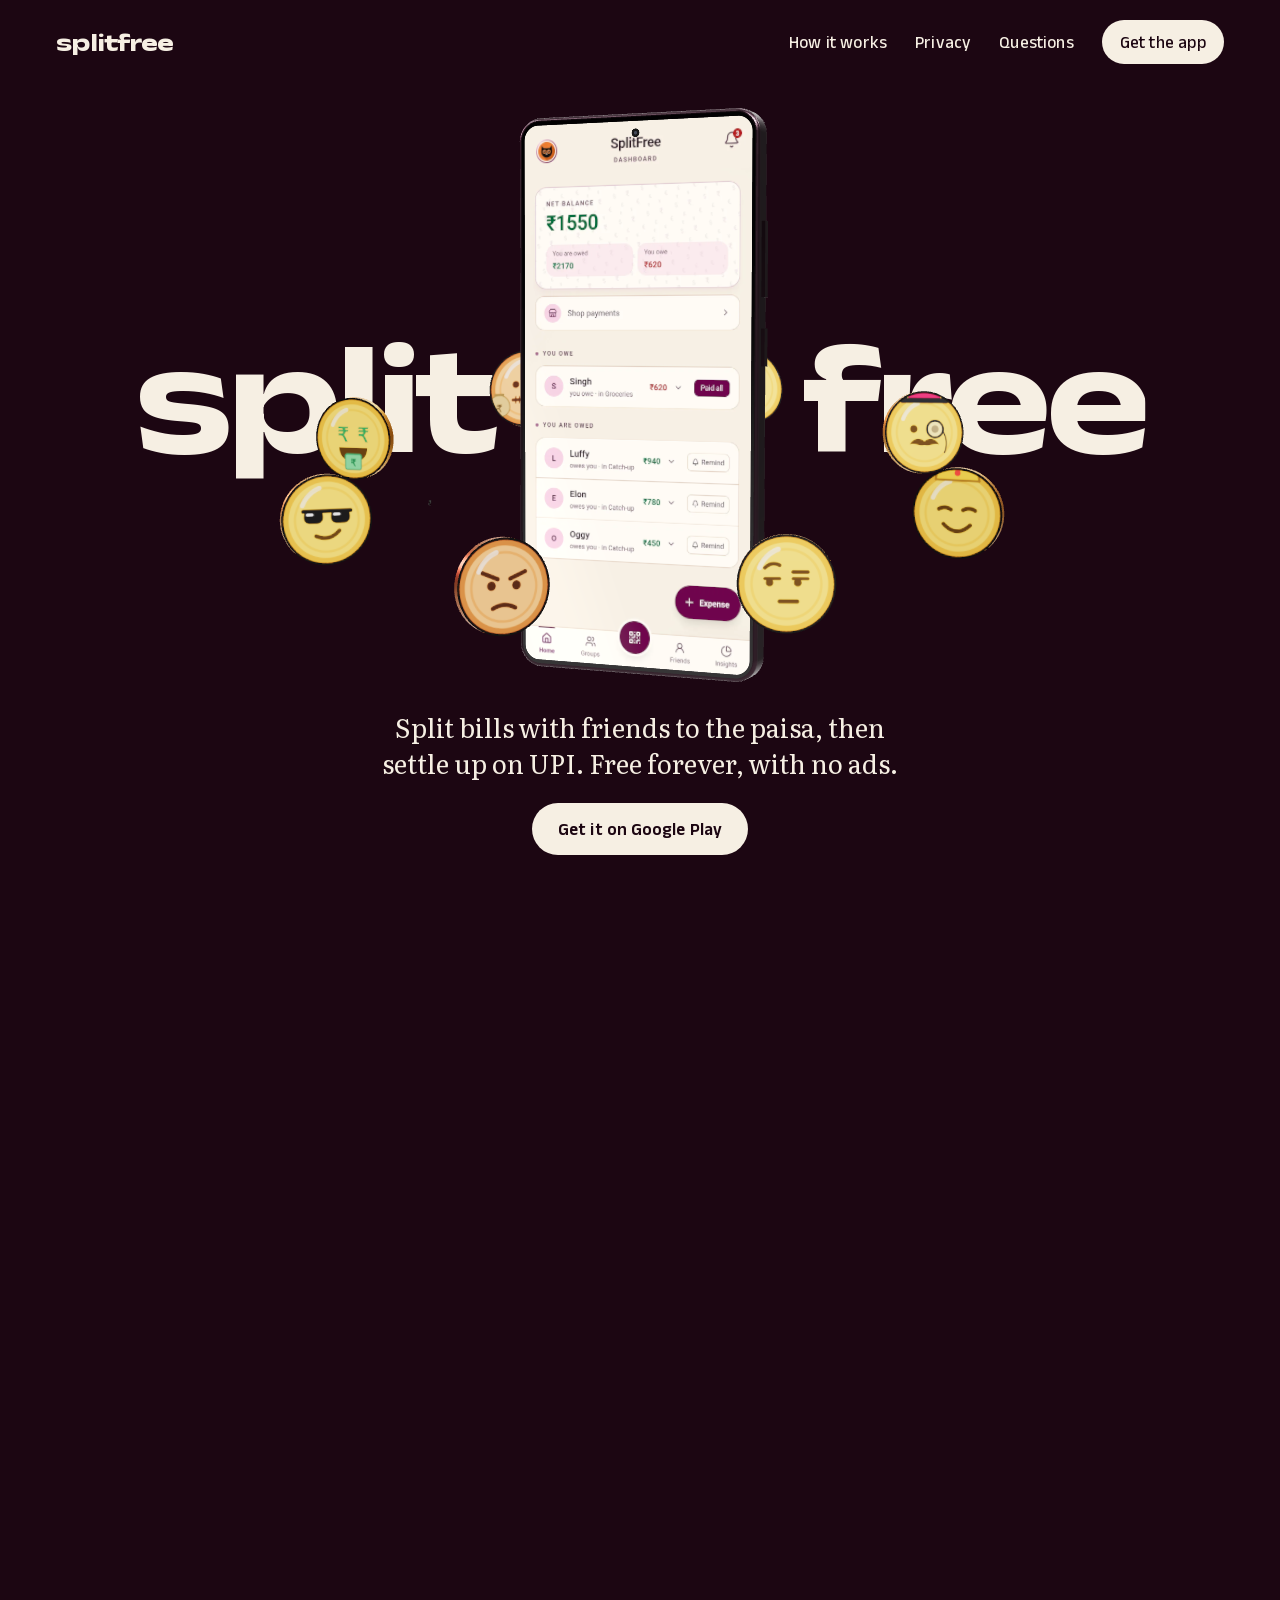
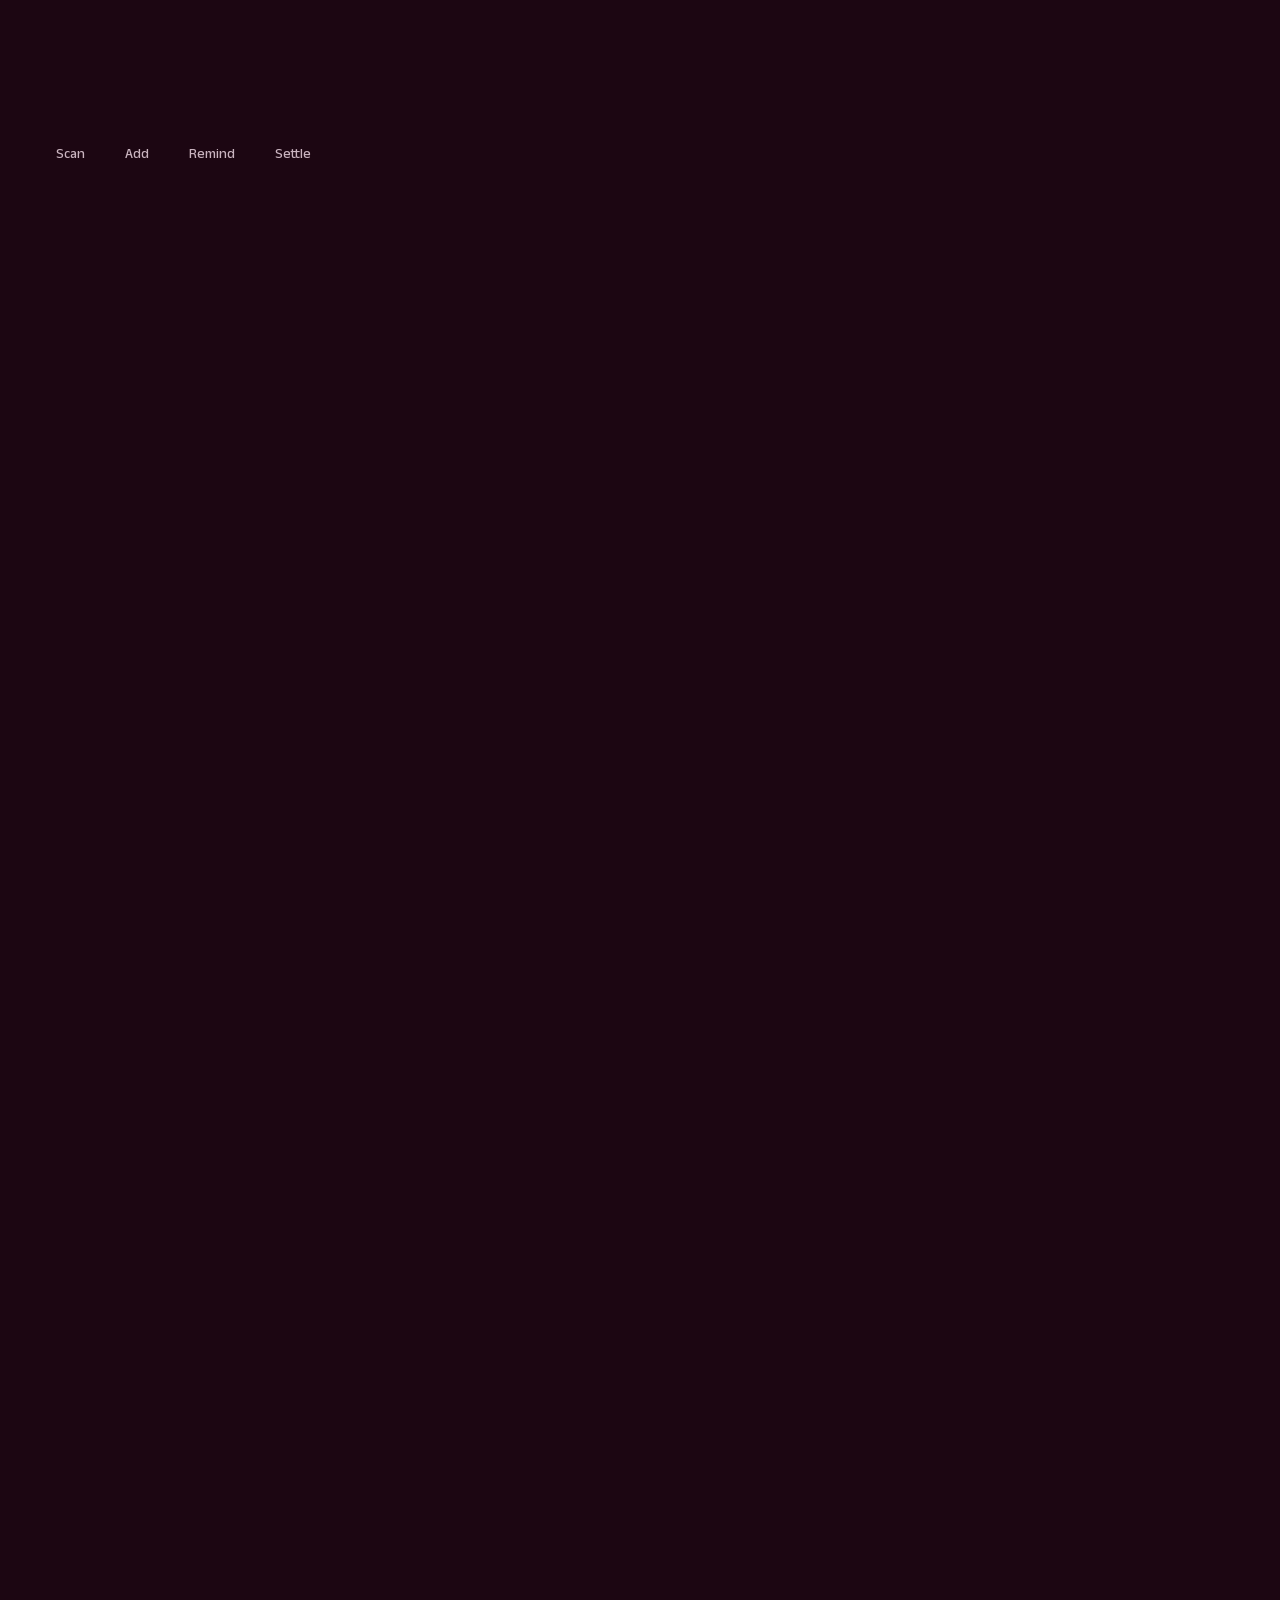
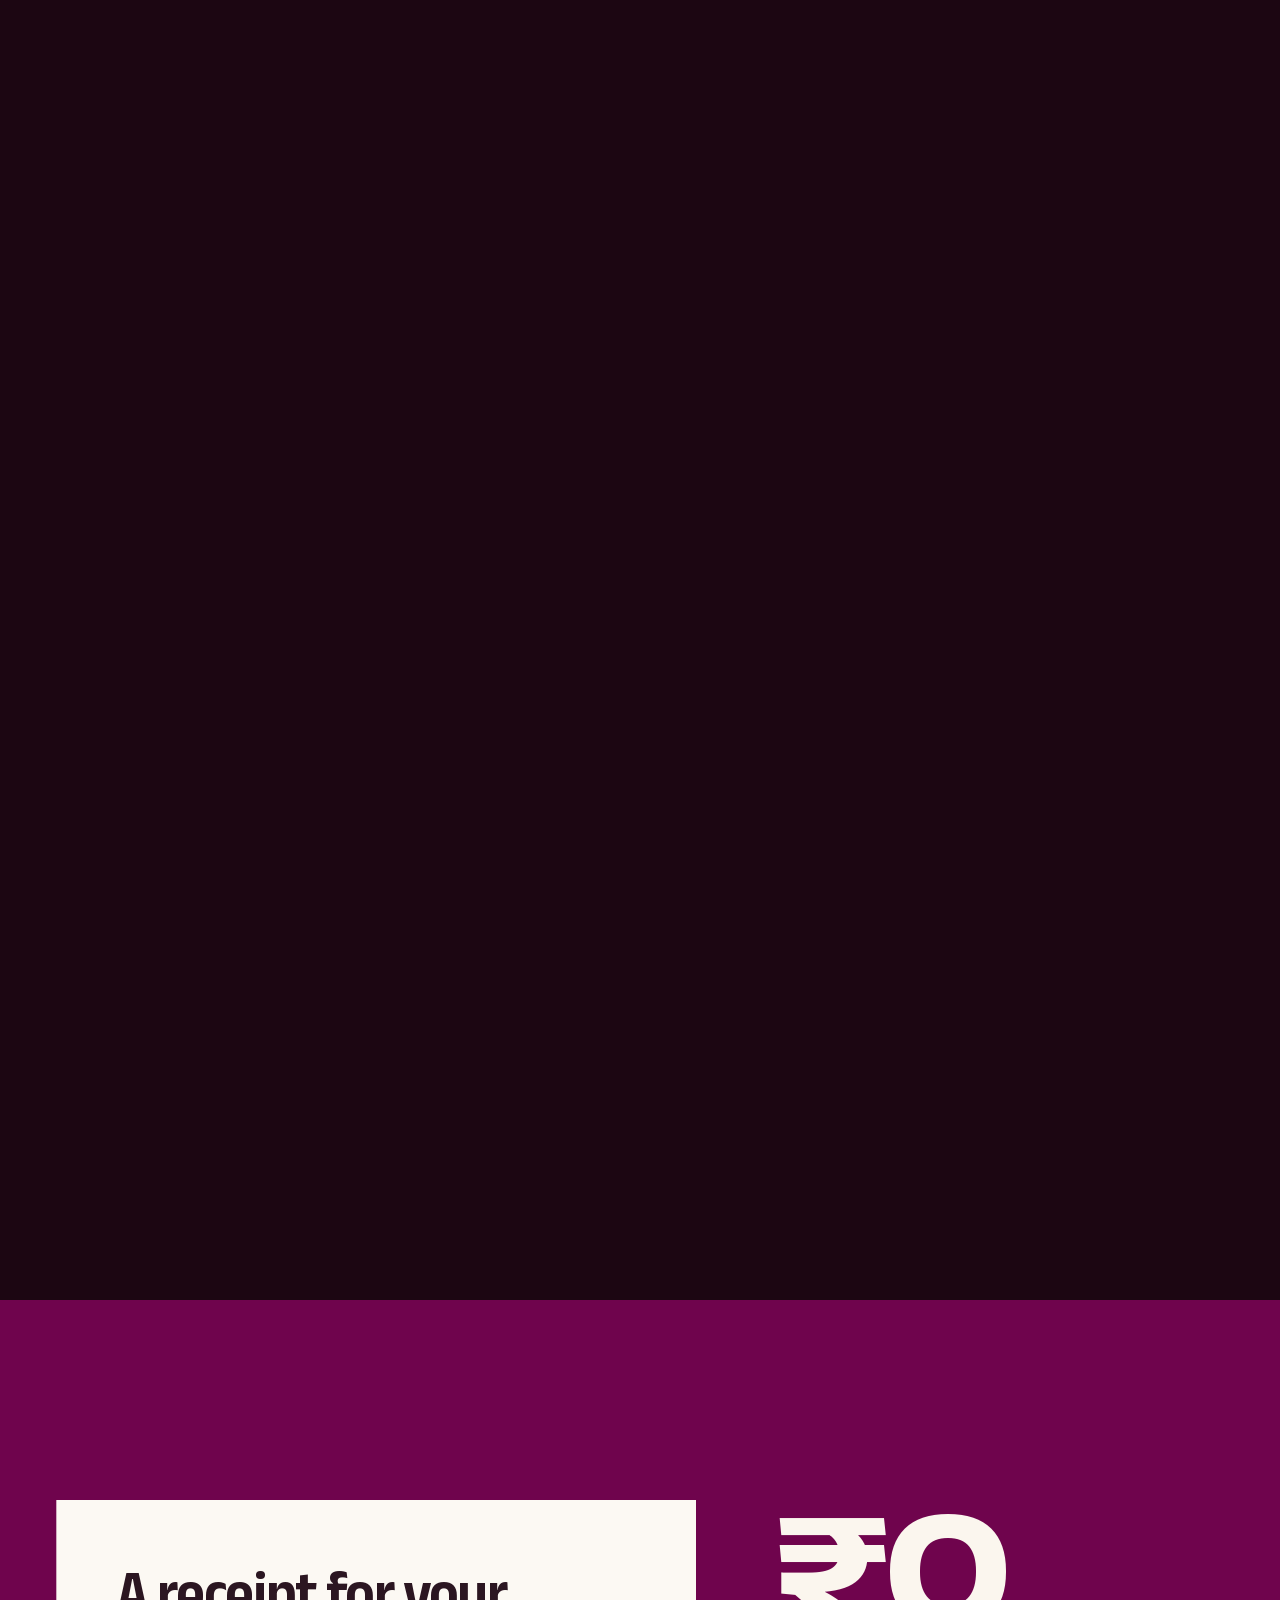
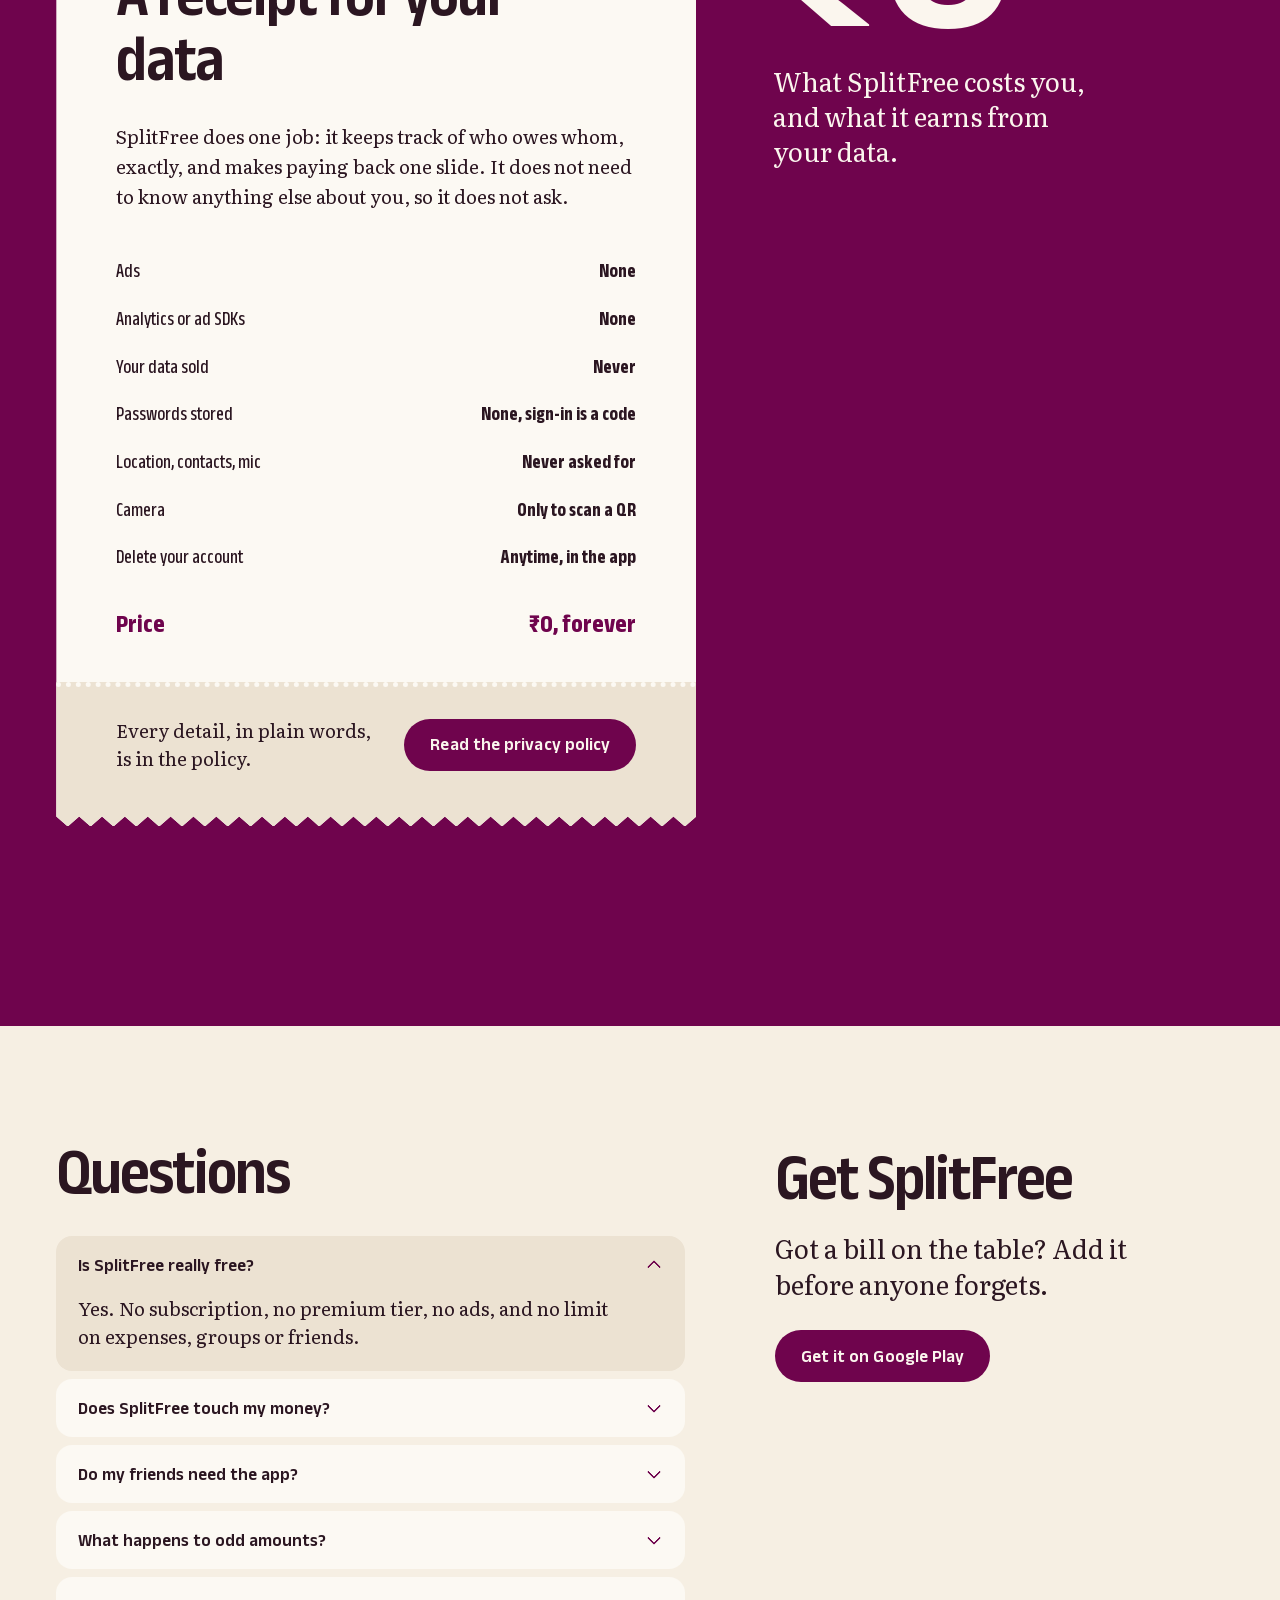
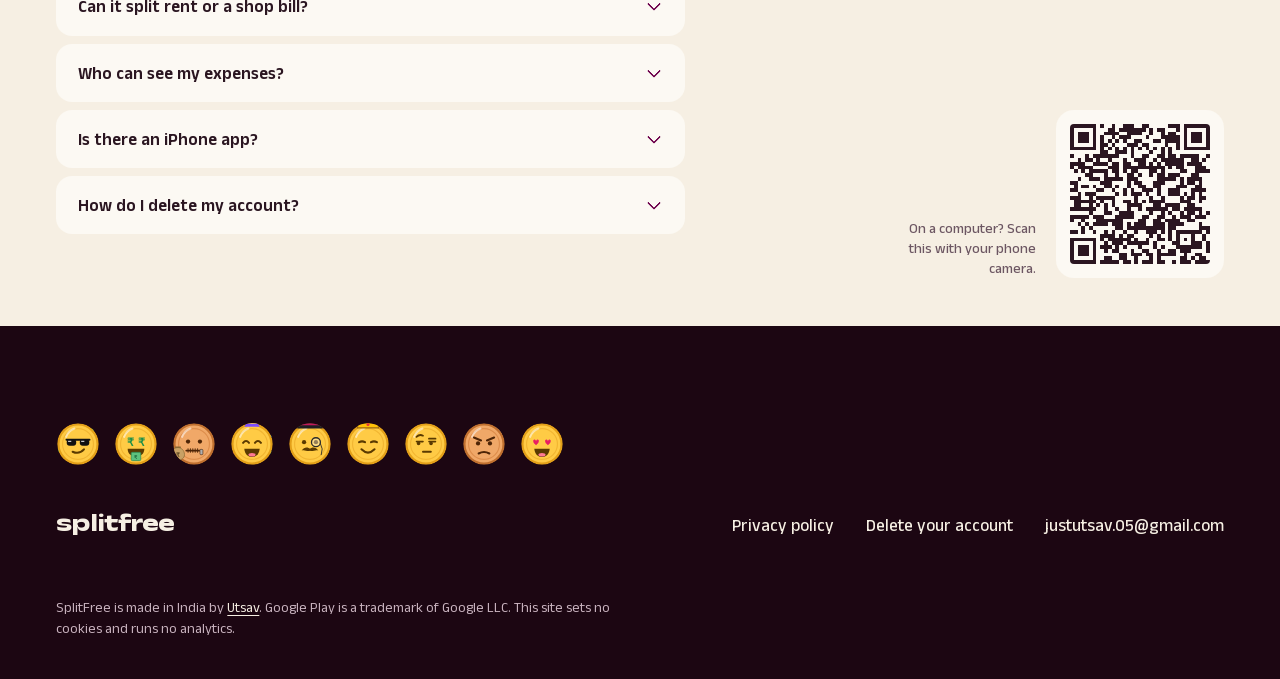
<file: index.html>
<!doctype html>
<html lang="en-IN">
<head>
<meta charset="utf-8">
<meta name="viewport" content="width=device-width, initial-scale=1, viewport-fit=cover">
<title>SplitFree: split bills, settle on UPI</title>
<meta name="description" content="SplitFree is a free Android app for splitting bills with friends to the paisa, reminding them, splitting shop payments and settling up on UPI. No ads, no tracking.">
<meta name="theme-color" content="#1c0612">
<meta name="robots" content="index, follow, max-image-preview:large, max-snippet:-1">
<link rel="canonical" href="https://splitfree.justutsav.com/">
<meta property="og:type" content="website">
<meta property="og:url" content="https://splitfree.justutsav.com/">
<meta property="og:title" content="SplitFree: split bills, settle on UPI">
<meta property="og:description" content="Split bills with friends to the paisa, then settle up on UPI. Free forever, with no ads.">
<meta property="og:image" content="https://splitfree.justutsav.com/assets/img/og.png">
<meta property="og:image:width" content="1200">
<meta property="og:image:height" content="630">
<meta property="og:image:alt" content="SplitFree: split bills with friends, settle up on UPI">
<meta property="og:site_name" content="SplitFree">
<meta property="og:locale" content="en_IN">
<meta name="twitter:card" content="summary_large_image">
<meta name="twitter:title" content="SplitFree: split bills, settle on UPI">
<meta name="twitter:description" content="Split bills with friends to the paisa, then settle up on UPI. Free forever, with no ads.">
<meta name="twitter:image" content="https://splitfree.justutsav.com/assets/img/og.png">
<link rel="icon" href="/assets/img/icon-192.png" type="image/png">
<link rel="apple-touch-icon" href="/assets/img/icon-180.png">
<link rel="preload" href="/assets/fonts/anek-latin.woff2" as="font" type="font/woff2" crossorigin>
<link rel="preload" href="/assets/fonts/literata.woff2" as="font" type="font/woff2" crossorigin>
<link rel="stylesheet" href="/assets/css/fonts.css">
<link rel="stylesheet" href="/assets/css/site.css">
<script src="/assets/js/boot.js"></script>
<link rel="modulepreload" href="/assets/js/stage.js">
<link rel="modulepreload" href="/assets/vendor/three.module.min.js">
<link rel="modulepreload" href="/assets/vendor/RoomEnvironment.js">
<script type="application/ld+json">
{"@context":"https://schema.org","@graph":[{"@type":"WebSite","@id":"https://splitfree.justutsav.com/#site","url":"https://splitfree.justutsav.com/","name":"SplitFree","inLanguage":"en-IN","publisher":{"@id":"https://splitfree.justutsav.com/#maker"}},{"@type":"Person","@id":"https://splitfree.justutsav.com/#maker","name":"Utsav","url":"https://justutsav.com"},{"@type":"MobileApplication","@id":"https://splitfree.justutsav.com/#app","name":"SplitFree","url":"https://splitfree.justutsav.com/","description":"A free Android app for splitting bills with friends and groups to the paisa, reminding them what they owe, splitting shop payments made by scanning a UPI QR, and settling up through your own UPI app. No ads and no subscription.","operatingSystem":"Android","applicationCategory":"FinanceApplication","applicationSubCategory":"Bill splitting","inLanguage":"en-IN","countriesSupported":"IN","image":"https://splitfree.justutsav.com/assets/img/icon-192.png","screenshot":"https://splitfree.justutsav.com/assets/shots/home.webp","featureList":["Split expenses with friends or groups, to the paisa","Scan a shop's UPI QR, pay in your UPI app, then split it","One-tap reminders with the exact amount owed","Settle up through your own UPI app","Rent and EMIs added every month by themselves","No ads, no subscription, no limits"],"offers":{"@type":"Offer","price":"0","priceCurrency":"INR"},"installUrl":"https://play.google.com/store/apps/details?id=app.splitfree.client","downloadUrl":"https://play.google.com/store/apps/details?id=app.splitfree.client","author":{"@id":"https://splitfree.justutsav.com/#maker"},"privacyPolicy":"https://splitfree.justutsav.com/privacy"},{"@type":"FAQPage","@id":"https://splitfree.justutsav.com/#faq","url":"https://splitfree.justutsav.com/#get","mainEntity":[{"@type":"Question","name":"Is SplitFree really free?","acceptedAnswer":{"@type":"Answer","text":"Yes. No subscription, no premium tier, no ads, and no limit on expenses, groups or friends."}},{"@type":"Question","name":"Does SplitFree touch my money?","acceptedAnswer":{"@type":"Answer","text":"No. It keeps track of who owes whom. Paying happens in your own UPI app, from your bank to theirs. SplitFree never sees your bank account, balance or PIN."}},{"@type":"Question","name":"Do my friends need the app?","acceptedAnswer":{"@type":"Answer","text":"To see what they owe and pay you back in a tap, yes. You can add them by name first and invite them later with a link or a QR code."}},{"@type":"Question","name":"What happens to odd amounts?","acceptedAnswer":{"@type":"Answer","text":"Shares are worked out in paise, so they always add up to the bill. ₹100 split three ways is ₹33.34, ₹33.33 and ₹33.33."}},{"@type":"Question","name":"Can it split rent or a shop bill?","acceptedAnswer":{"@type":"Answer","text":"Yes. Set rent or an EMI once and it is added every month. Pay a shop by scanning its UPI QR, then split it or keep it as yours."}},{"@type":"Question","name":"Who can see my expenses?","acceptedAnswer":{"@type":"Answer","text":"Only the people in them. In a group you see the expenses you are part of, and the balances still count everything."}},{"@type":"Question","name":"Is there an iPhone app?","acceptedAnswer":{"@type":"Answer","text":"Not yet. SplitFree is on Android, through Google Play."}},{"@type":"Question","name":"How do I delete my account?","acceptedAnswer":{"@type":"Answer","text":"Account, then Settings, then Delete account, once your balances are settled. The privacy policy lists exactly what is removed."}}]}]}
</script>
</head>
<body>
<a class="skip" href="#main">Skip to content</a>

<!-- The opening, as the app opens: "SplitFree" written on paper in plum, from
     the app's own wordmark outlines. Then a coin turns over and the site is
     on the other side of it. -->
<div class="loader" id="loader" aria-hidden="true">
  <div class="loader-sheet">
  <div class="loader-paper"></div>
  <div class="loader-word">
    <svg class="loader-mark" viewBox="2.9 -75.1 423.8 96.2" role="img" aria-label="SplitFree"><path style="--i:0" pathLength="1" d="M6.7 -6.9Q4.0 -9.3 4.0 -12.2Q4.0 -14.5 5.7 -16.2Q7.4 -18.0 9.8 -18.0Q11.7 -18.0 13.2 -16.8Q17.2 -13.5 21.0 -12.0Q24.8 -10.5 30.0 -10.5Q35.6 -10.5 39.7 -13.0Q43.7 -15.5 43.7 -19.2Q43.7 -23.7 39.7 -26.2Q35.7 -28.8 27.0 -30.1Q5.1 -33.3 5.1 -50.5Q5.1 -56.8 8.4 -61.5Q11.7 -66.1 17.4 -68.6Q23.1 -71.0 30.1 -71.0Q36.4 -71.0 42.0 -69.1Q47.5 -67.2 51.2 -64.1Q54.1 -61.8 54.1 -58.8Q54.1 -56.5 52.4 -54.8Q50.7 -53.0 48.4 -53.0Q46.9 -53.0 45.7 -53.9Q43.1 -56.0 38.5 -57.8Q33.8 -59.5 30.1 -59.5Q23.8 -59.5 20.4 -57.2Q16.9 -54.8 16.9 -51.0Q16.9 -46.7 20.5 -44.5Q24.0 -42.3 31.6 -40.9Q40.2 -39.4 45.4 -37.1Q50.5 -34.7 53.1 -30.7Q55.7 -26.6 55.7 -19.9Q55.7 -13.6 52.2 -8.9Q48.6 -4.1 42.7 -1.6Q36.8 1.0 30.0 1.0Q22.8 1.0 17.2 -0.8Q11.6 -2.6 6.7 -6.9Z"/><path style="--i:1" pathLength="1" d="M118.5 -26.8Q118.5 -18.8 115.3 -12.5Q112.1 -6.1 106.6 -2.6Q101.0 1.0 94.3 1.0Q89.5 1.0 85.2 -1.0Q81.0 -2.9 78.2 -5.7V13.9Q78.2 16.5 76.5 18.2Q74.8 20.0 72.2 20.0Q69.6 20.0 67.9 18.3Q66.2 16.6 66.2 13.9V-47.4Q66.2 -50.0 67.9 -51.8Q69.6 -53.5 72.2 -53.5Q74.8 -53.5 76.5 -51.8Q78.2 -50.0 78.2 -47.4V-47.0Q80.6 -50.0 84.9 -52.2Q89.2 -54.5 93.9 -54.5Q100.8 -54.5 106.4 -51.0Q112.0 -47.4 115.2 -41.1Q118.5 -34.8 118.5 -26.8ZM107.0 -26.8Q107.0 -34.0 103.0 -38.8Q98.9 -43.5 92.4 -43.5Q85.9 -43.5 81.8 -38.8Q77.7 -34.0 77.7 -26.8Q77.7 -19.6 81.8 -14.8Q85.9 -10.0 92.4 -10.0Q98.8 -10.0 102.9 -14.8Q107.0 -19.6 107.0 -26.8Z"/><path style="--i:2" pathLength="1" d="M135.4 0.0Q132.9 0.0 131.2 -1.8Q129.5 -3.5 129.5 -6.1V-67.9Q129.5 -70.5 131.2 -72.2Q133.0 -74.0 135.6 -74.0Q138.1 -74.0 139.8 -72.2Q141.5 -70.5 141.5 -67.9V-6.1Q141.5 -3.5 139.8 -1.8Q138.0 0.0 135.4 0.0Z"/><path style="--i:3" pathLength="1" d="M160.8 0.0Q158.2 0.0 156.5 -1.8Q154.8 -3.5 154.8 -6.1V-47.4Q154.8 -50.0 156.5 -51.8Q158.2 -53.5 160.8 -53.5Q163.4 -53.5 165.1 -51.8Q166.8 -50.0 166.8 -47.4V-6.1Q166.8 -3.5 165.1 -1.8Q163.4 0.0 160.8 0.0ZM154.5 -65.0V-66.9Q154.5 -69.7 156.0 -70.8Q157.5 -71.9 160.8 -71.9Q164.3 -71.9 165.7 -70.8Q167.1 -69.7 167.1 -66.9V-65.0Q167.1 -62.1 165.6 -61.0Q164.2 -60.0 160.7 -60.0Q157.3 -60.0 155.9 -61.1Q154.5 -62.2 154.5 -65.0Z"/><path style="--i:4" pathLength="1" d="M208.6 -6.4Q208.6 -3.7 205.6 -1.9Q202.7 0.0 199.0 0.0Q192.8 0.0 188.6 -2.7Q184.3 -5.3 184.3 -13.9V-41.5H179.7Q177.3 -41.5 175.7 -43.1Q174.1 -44.7 174.1 -47.1Q174.1 -49.4 175.7 -51.0Q177.3 -52.5 179.7 -52.5H184.3V-58.9Q184.3 -61.5 186.0 -63.2Q187.8 -65.0 190.4 -65.0Q192.9 -65.0 194.6 -63.2Q196.3 -61.5 196.3 -58.9V-52.5H203.4Q205.8 -52.5 207.4 -50.9Q209.0 -49.3 209.0 -46.9Q209.0 -44.6 207.4 -43.0Q205.8 -41.5 203.4 -41.5H196.3V-14.4Q196.3 -12.3 197.4 -11.4Q198.5 -10.4 200.4 -10.4Q201.2 -10.4 202.6 -10.8Q203.8 -11.3 204.9 -11.3Q206.3 -11.3 207.4 -9.9Q208.6 -8.6 208.6 -6.4Z"/><path style="--i:5" pathLength="1" d="M233.5 -58.5V-40.9H255.1Q257.7 -40.9 259.4 -39.2Q261.2 -37.6 261.2 -35.0Q261.2 -32.8 259.4 -31.1Q257.7 -29.4 255.1 -29.4H233.5V-6.1Q233.5 -3.5 231.7 -1.8Q229.8 0.0 227.3 0.0Q224.5 0.0 222.8 -1.7Q221.0 -3.4 221.0 -6.1V-63.9Q221.0 -66.5 222.8 -68.2Q224.5 -70.0 227.1 -70.0H259.6Q262.2 -70.0 263.9 -68.3Q265.7 -66.7 265.7 -64.1Q265.7 -61.9 263.9 -60.2Q262.2 -58.5 259.6 -58.5Z"/><path style="--i:6" pathLength="1" d="M311.1 -48.8Q311.1 -45.7 309.5 -44.2Q307.9 -42.6 305.7 -42.6Q304.2 -42.6 302.3 -43.3Q302.0 -43.4 300.9 -43.7Q299.9 -44.0 298.7 -44.0Q296.1 -44.0 293.7 -42.4Q291.3 -40.8 289.8 -37.6Q288.2 -34.3 288.2 -29.8V-6.1Q288.2 -3.5 286.5 -1.8Q284.8 0.0 282.2 0.0Q279.6 0.0 277.9 -1.8Q276.2 -3.5 276.2 -6.1V-47.4Q276.2 -50.0 277.9 -51.8Q279.6 -53.5 282.2 -53.5Q284.8 -53.5 286.5 -51.8Q288.2 -50.0 288.2 -47.4V-46.1Q290.5 -50.2 294.8 -52.4Q299.1 -54.5 304.0 -54.5Q307.0 -54.5 309.1 -52.8Q311.1 -51.1 311.1 -48.8Z"/><path style="--i:7" pathLength="1" d="M361.5 -22.6H328.5Q329.7 -16.7 334.0 -13.3Q338.3 -10.0 343.7 -10.0Q347.8 -10.0 350.1 -10.8Q352.4 -11.5 353.8 -12.4Q355.1 -13.2 355.6 -13.5Q357.4 -14.4 359.0 -14.4Q361.1 -14.4 362.6 -12.9Q364.1 -11.4 364.1 -9.4Q364.1 -6.7 361.3 -4.5Q358.5 -2.2 353.8 -0.6Q349.1 1.0 344.3 1.0Q335.9 1.0 329.7 -2.5Q323.4 -6.0 320.0 -12.2Q316.6 -18.3 316.6 -26.0Q316.6 -34.6 320.2 -41.1Q323.8 -47.6 329.7 -51.0Q335.6 -54.5 342.3 -54.5Q348.9 -54.5 354.8 -50.9Q360.6 -47.3 364.1 -41.2Q367.6 -35.1 367.6 -28.0Q367.5 -25.6 365.7 -24.1Q363.9 -22.6 361.5 -22.6ZM328.6 -32.6H354.8V-33.3Q354.4 -37.5 350.7 -40.5Q347.0 -43.5 342.3 -43.5Q330.7 -43.5 328.6 -32.6Z"/><path style="--i:8" pathLength="1" d="M419.5 -22.6H386.5Q387.7 -16.7 392.0 -13.3Q396.3 -10.0 401.7 -10.0Q405.8 -10.0 408.1 -10.8Q410.4 -11.5 411.8 -12.4Q413.1 -13.2 413.6 -13.5Q415.4 -14.4 417.0 -14.4Q419.1 -14.4 420.6 -12.9Q422.1 -11.4 422.1 -9.4Q422.1 -6.7 419.3 -4.5Q416.5 -2.2 411.8 -0.6Q407.1 1.0 402.3 1.0Q393.9 1.0 387.7 -2.5Q381.4 -6.0 378.0 -12.2Q374.6 -18.3 374.6 -26.0Q374.6 -34.6 378.2 -41.1Q381.8 -47.6 387.7 -51.0Q393.6 -54.5 400.3 -54.5Q406.9 -54.5 412.8 -50.9Q418.6 -47.3 422.1 -41.2Q425.6 -35.1 425.6 -28.0Q425.5 -25.6 423.7 -24.1Q421.9 -22.6 419.5 -22.6ZM386.6 -32.6H412.8V-33.3Q412.4 -37.5 408.7 -40.5Q405.0 -43.5 400.3 -43.5Q388.7 -43.5 386.6 -32.6Z"/></svg>
    <p class="loader-tag">Split bills, stay friends</p>
  </div>
  <div class="loader-waves"><i style="--n:0"></i><i style="--n:1"></i><i style="--n:2"></i></div>
  </div>
  <div class="loader-coin" id="loader-coin">
    <div class="coin-trail"><i></i><i></i><i></i></div>
    <div class="coin3d">
      <img class="coin3d-face" src="/assets/coins/settle-king-face.svg" width="160" height="160" alt="" draggable="false">
      <img class="coin3d-face coin3d-back" src="/assets/img/icon-192.png" width="160" height="160" alt="" draggable="false">
      <div class="coin3d-face coin3d-ring"></div>
      <div class="coin3d-edge"><i style="--a:0.00deg"></i><i style="--a:10.00deg"></i><i style="--a:20.00deg"></i><i style="--a:30.00deg"></i><i style="--a:40.00deg"></i><i style="--a:50.00deg"></i><i style="--a:60.00deg"></i><i style="--a:70.00deg"></i><i style="--a:80.00deg"></i><i style="--a:90.00deg"></i><i style="--a:100.00deg"></i><i style="--a:110.00deg"></i><i style="--a:120.00deg"></i><i style="--a:130.00deg"></i><i style="--a:140.00deg"></i><i style="--a:150.00deg"></i><i style="--a:160.00deg"></i><i style="--a:170.00deg"></i><i style="--a:180.00deg"></i><i style="--a:190.00deg"></i><i style="--a:200.00deg"></i><i style="--a:210.00deg"></i><i style="--a:220.00deg"></i><i style="--a:230.00deg"></i><i style="--a:240.00deg"></i><i style="--a:250.00deg"></i><i style="--a:260.00deg"></i><i style="--a:270.00deg"></i><i style="--a:280.00deg"></i><i style="--a:290.00deg"></i><i style="--a:300.00deg"></i><i style="--a:310.00deg"></i><i style="--a:320.00deg"></i><i style="--a:330.00deg"></i><i style="--a:340.00deg"></i><i style="--a:350.00deg"></i></div>
    </div>
  </div>
</div>

<header class="nav" id="nav">
  <a class="nav-mark" href="#top" aria-label="SplitFree, back to the top">splitfree</a>
  <nav aria-label="Main">
    <a href="#story">How it works</a>
    <a href="#privacy">Privacy</a>
    <a href="#get">Questions</a>
    <a class="nav-action" href="https://play.google.com/store/apps/details?id=app.splitfree.client">Get the app</a>
  </nav>
</header>

<main id="main">
<div class="scene" id="top">

  <!-- One 3D scene behind the first five screens: the phone with the app's coin
       faces around it, then the phone alone, turning to face each chapter. -->
  <div class="stage" id="stage" aria-hidden="true" data-ch="-1">
    <canvas id="stage-canvas"></canvas>
    <div class="phone-dom" id="phone-dom">
      <img src="/assets/shots/home.webp" width="824" height="1830" alt="" draggable="false">
      <video muted playsinline preload="none" width="720" height="1600"></video>
    </div>
    <div class="stage-ui" id="stage-ui">
      <div class="tags" id="tags"></div>
    </div>
  </div>

  <div class="flow">
  <section class="hero" aria-labelledby="hero-title" data-ground="dark">
    <h1 id="hero-title" class="wordmark"><span>split</span><span>free</span></h1>
    <div class="hero-copy">
      <p class="hero-line">Split bills with friends to the paisa, then settle up on UPI. Free forever, with no ads.</p>
      <a class="btn btn-light" href="https://play.google.com/store/apps/details?id=app.splitfree.client">Get it on Google Play</a>
    </div>
  </section>

  <section class="story" id="story" aria-label="How SplitFree works" data-ground="dark">
    <div class="story-pin">
      <ol class="story-steps" aria-hidden="true">
        <li class="is-on">Scan</li>
        <li>Add</li>
        <li>Remind</li>
        <li>Settle</li>
      </ol>
      <div class="story-copy">
        <article class="chapter is-on" data-ch="0">
          <h2>Pay any shop with a scan</h2>
          <p class="ch-line">Scan the shop's UPI QR and pay in your own UPI app. SplitFree keeps the payment so you can split it later.</p>
          <img class="ch-shot" src="/assets/video/scan-poster.jpg" width="720" height="1600" alt="SplitFree's scanner reading a shop's UPI QR, then the amount being entered" loading="lazy" draggable="false">
        </article>
        <article class="chapter" data-ch="1">
          <h2>Split it with one slide</h2>
          <p class="ch-line">Pick a group or a few friends, untick whoever wasn't there, slide. Everyone's share comes out to the paisa.</p>
          <img class="ch-shot" src="/assets/video/add-poster.jpg" width="720" height="1600" alt="SplitFree splitting a ₹340 shop payment between friends" loading="lazy" draggable="false">
        </article>
        <article class="chapter" data-ch="2">
          <h2>Nudge them, skip the awkward call</h2>
          <p class="ch-line">Tap Remind and their phone buzzes with exactly what they owe you. No chasing, no screenshots.</p>
          <img class="ch-shot" src="/assets/video/remind-poster.jpg" width="720" height="1600" alt="SplitFree home screen: tapping Remind next to Luffy, who owes ₹940" loading="lazy" draggable="false">
        </article>
        <article class="chapter" data-ch="3">
          <h2>Settle up, back to ₹0</h2>
          <p class="ch-line">Slide to pay on UPI, say it went through, and the balance clears for both of you.</p>
          <a class="story-next" href="#privacy">Continue<svg viewBox="0 0 16 16" width="16" height="16" aria-hidden="true"><path d="M8 2.5v10M3.5 8.5 8 13l4.5-4.5" fill="none" stroke="currentColor" stroke-width="1.8" stroke-linecap="round" stroke-linejoin="round"/></svg></a>
          <img class="ch-shot" src="/assets/video/settle-poster.jpg" width="720" height="1600" alt="SplitFree settling ₹620 with Singh on UPI" loading="lazy" draggable="false">
        </article>
      </div>
    </div>
  </section>
  </div>
</div>

<section class="receipt-band" id="privacy" aria-labelledby="privacy-title" data-ground="dark">
  <div class="zero" aria-hidden="true"><p class="zero-fig">₹0</p><p class="zero-cap">What SplitFree costs you, and what it earns from your data.</p></div>
  <article class="receipt">
    <h2 id="privacy-title" class="receipt-title">A receipt for your data</h2>
    <p>SplitFree does one job: it keeps track of who owes whom, exactly, and makes paying back one slide. It does not need to know anything else about you, so it does not ask.</p>
    <table class="receipt-items">
      <caption class="sr-only">What SplitFree takes</caption>
      <tbody>
        <tr><th scope="row">Ads</th><td>None</td></tr>
        <tr><th scope="row">Analytics or ad SDKs</th><td>None</td></tr>
        <tr><th scope="row">Your data sold</th><td>Never</td></tr>
        <tr><th scope="row">Passwords stored</th><td>None, sign-in is a code</td></tr>
        <tr><th scope="row">Location, contacts, mic</th><td>Never asked for</td></tr>
        <tr><th scope="row">Camera</th><td>Only to scan a QR</td></tr>
        <tr><th scope="row">Delete your account</th><td>Anytime, in the app</td></tr>
        <tr class="total"><th scope="row">Price</th><td>₹0, forever</td></tr>
      </tbody>
    </table>
    <div class="tear">
      <p>Every detail, in plain words, is in the policy.</p>
      <a class="btn" href="/privacy">Read the privacy policy</a>
    </div>
  </article>
</section>

<section class="end" id="get" aria-labelledby="faq-title" data-ground="light">
  <div class="faq">
    <h2 id="faq-title" class="faq-title">Questions</h2>
    <div class="faq-list">
      <details name="faq" open><summary>Is SplitFree really free?</summary><p>Yes. No subscription, no premium tier, no ads, and no limit on expenses, groups or friends.</p></details>
      <details name="faq"><summary>Does SplitFree touch my money?</summary><p>No. It keeps track of who owes whom. Paying happens in your own UPI app, from your bank to theirs. SplitFree never sees your bank account, balance or PIN.</p></details>
      <details name="faq"><summary>Do my friends need the app?</summary><p>To see what they owe and pay you back in a tap, yes. You can add them by name first and invite them later with a link or a QR code.</p></details>
      <details name="faq"><summary>What happens to odd amounts?</summary><p>Shares are worked out in paise, so they always add up to the bill. ₹100 split three ways is ₹33.34, ₹33.33 and ₹33.33.</p></details>
      <details name="faq"><summary>Can it split rent or a shop bill?</summary><p>Yes. Set rent or an EMI once and it is added every month. Pay a shop by scanning its UPI QR, then split it or keep it as yours.</p></details>
      <details name="faq"><summary>Who can see my expenses?</summary><p>Only the people in them. In a group you see the expenses you are part of, and the balances still count everything.</p></details>
      <details name="faq"><summary>Is there an iPhone app?</summary><p>Not yet. SplitFree is on Android, through Google Play.</p></details>
      <details name="faq"><summary>How do I delete my account?</summary><p>Account, then Settings, then Delete account, once your balances are settled. The <a href="/privacy#delete-account">privacy policy</a> lists exactly what is removed.</p></details>
    </div>
  </div>
  <div class="get">
    <h2 class="get-title">Get SplitFree</h2>
    <p class="get-line">Got a bill on the table? Add it before anyone forgets.</p>
    <a class="btn" href="https://play.google.com/store/apps/details?id=app.splitfree.client">Get it on Google Play</a>
    <figure class="get-qr">
      <img src="/assets/img/play-qr.svg" width="180" height="180" alt="QR code that opens SplitFree on Google Play" draggable="false">
      <figcaption>On a computer? Scan this with your phone camera.</figcaption>
    </figure>
  </div>
</section>
</main>

<footer class="foot" data-ground="dark">
  <div class="foot-coins" aria-hidden="true"><img src="/assets/coins/stonks-face.svg" width="44" height="44" alt="" style="--n:0" loading="lazy" draggable="false"><img src="/assets/coins/paisa-vasool-face.svg" width="44" height="44" alt="" style="--n:1" loading="lazy" draggable="false"><img src="/assets/coins/kanjoos-face.svg" width="44" height="44" alt="" style="--n:2" loading="lazy" draggable="false"><img src="/assets/coins/treat-on-me-face.svg" width="44" height="44" alt="" style="--n:3" loading="lazy" draggable="false"><img src="/assets/coins/rich-uncle-face.svg" width="44" height="44" alt="" style="--n:4" loading="lazy" draggable="false"><img src="/assets/coins/settle-king-face.svg" width="44" height="44" alt="" style="--n:5" loading="lazy" draggable="false"><img src="/assets/coins/sus-face.svg" width="44" height="44" alt="" style="--n:6" loading="lazy" draggable="false"><img src="/assets/coins/still-waiting-face.svg" width="44" height="44" alt="" style="--n:7" loading="lazy" draggable="false"><img src="/assets/coins/paid-back-face.svg" width="44" height="44" alt="" style="--n:8" loading="lazy" draggable="false"></div>
  <p class="foot-mark">splitfree</p>
  <ul class="foot-links">
    <li><a href="/privacy">Privacy policy</a></li>
    <li><a href="/privacy#delete-account">Delete your account</a></li>
    <li><a href="mailto:justutsav.05@gmail.com">justutsav.05@gmail.com</a></li>
  </ul>
  <p class="foot-legal">SplitFree is made in India by <a href="https://justutsav.com">Utsav</a>. Google Play is a trademark of Google LLC. This site sets no cookies and runs no analytics.</p>
</footer>

<script src="/assets/vendor/lenis.min.js" defer></script>
<script src="/assets/js/coin-sound.js" defer></script>
<script src="/assets/js/site.js" defer></script>
<script type="module" src="/assets/js/stage.js"></script>
</body>
</html>
</file>
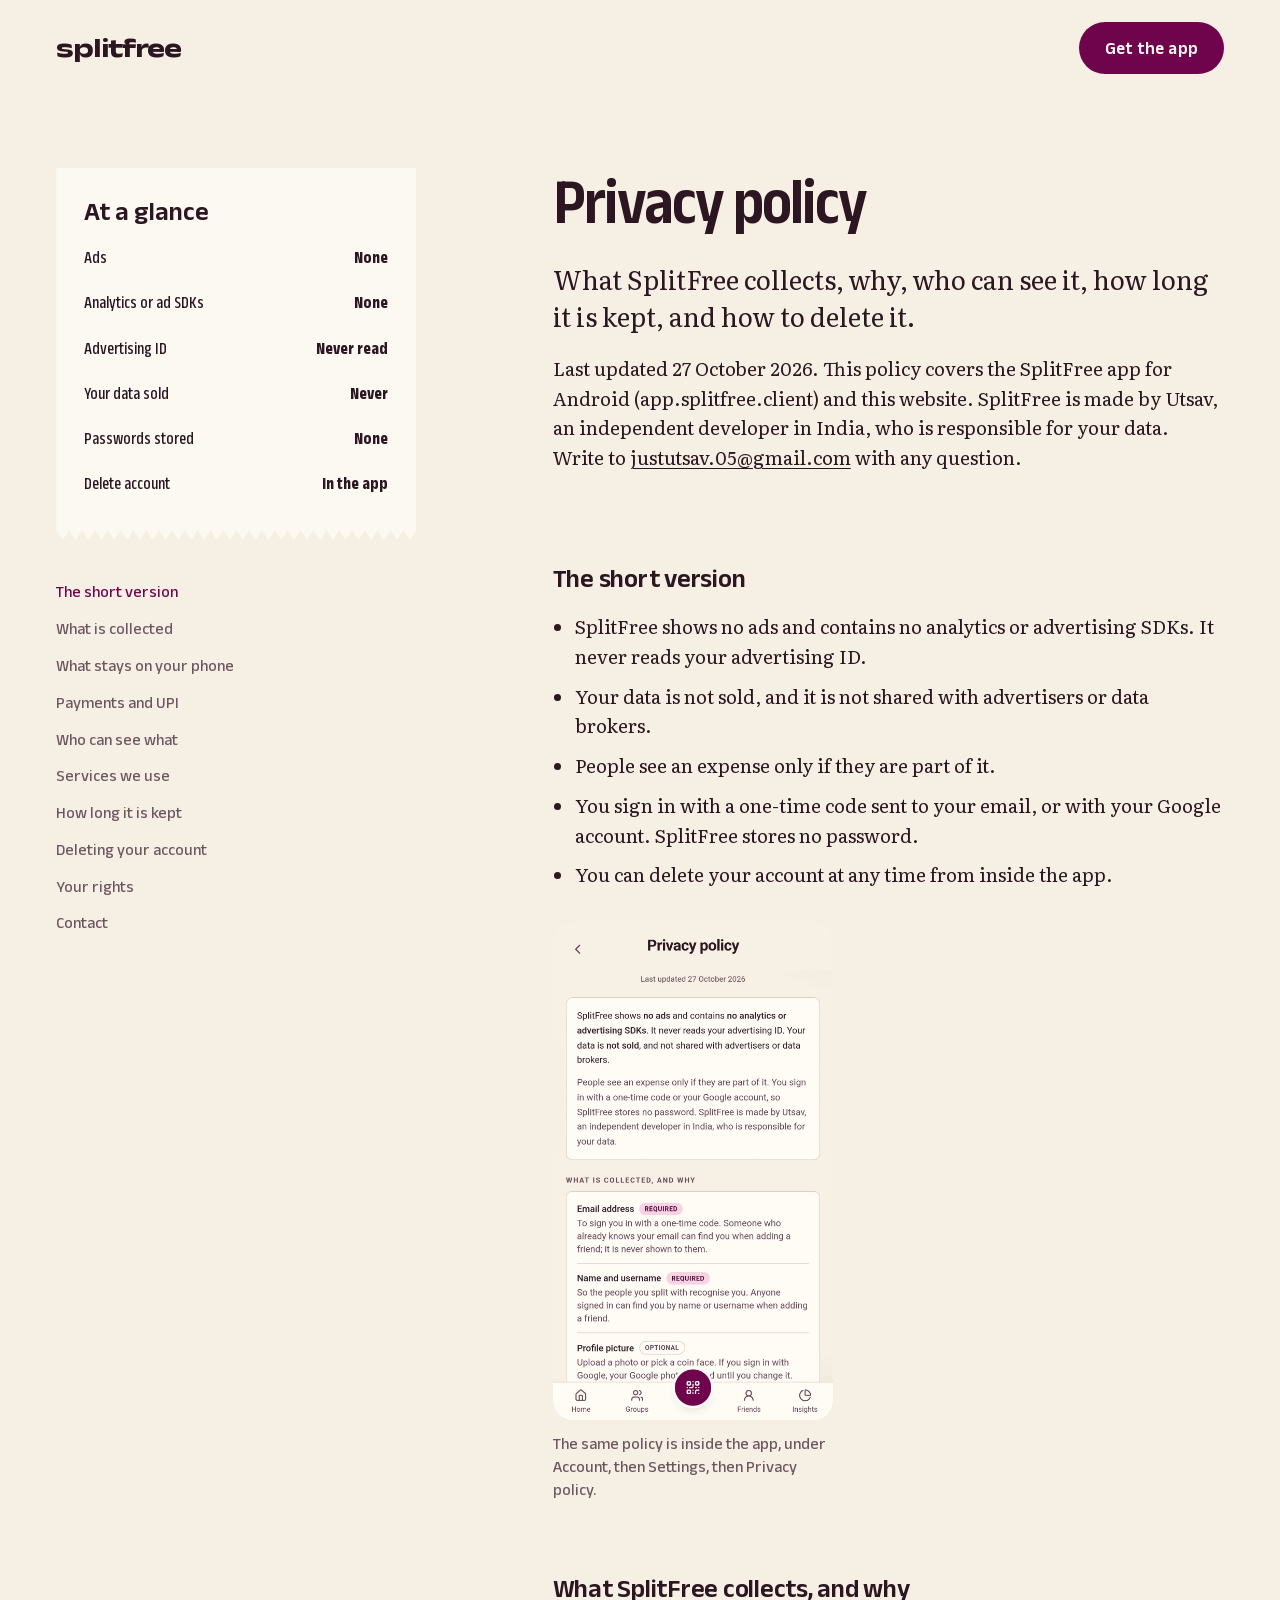
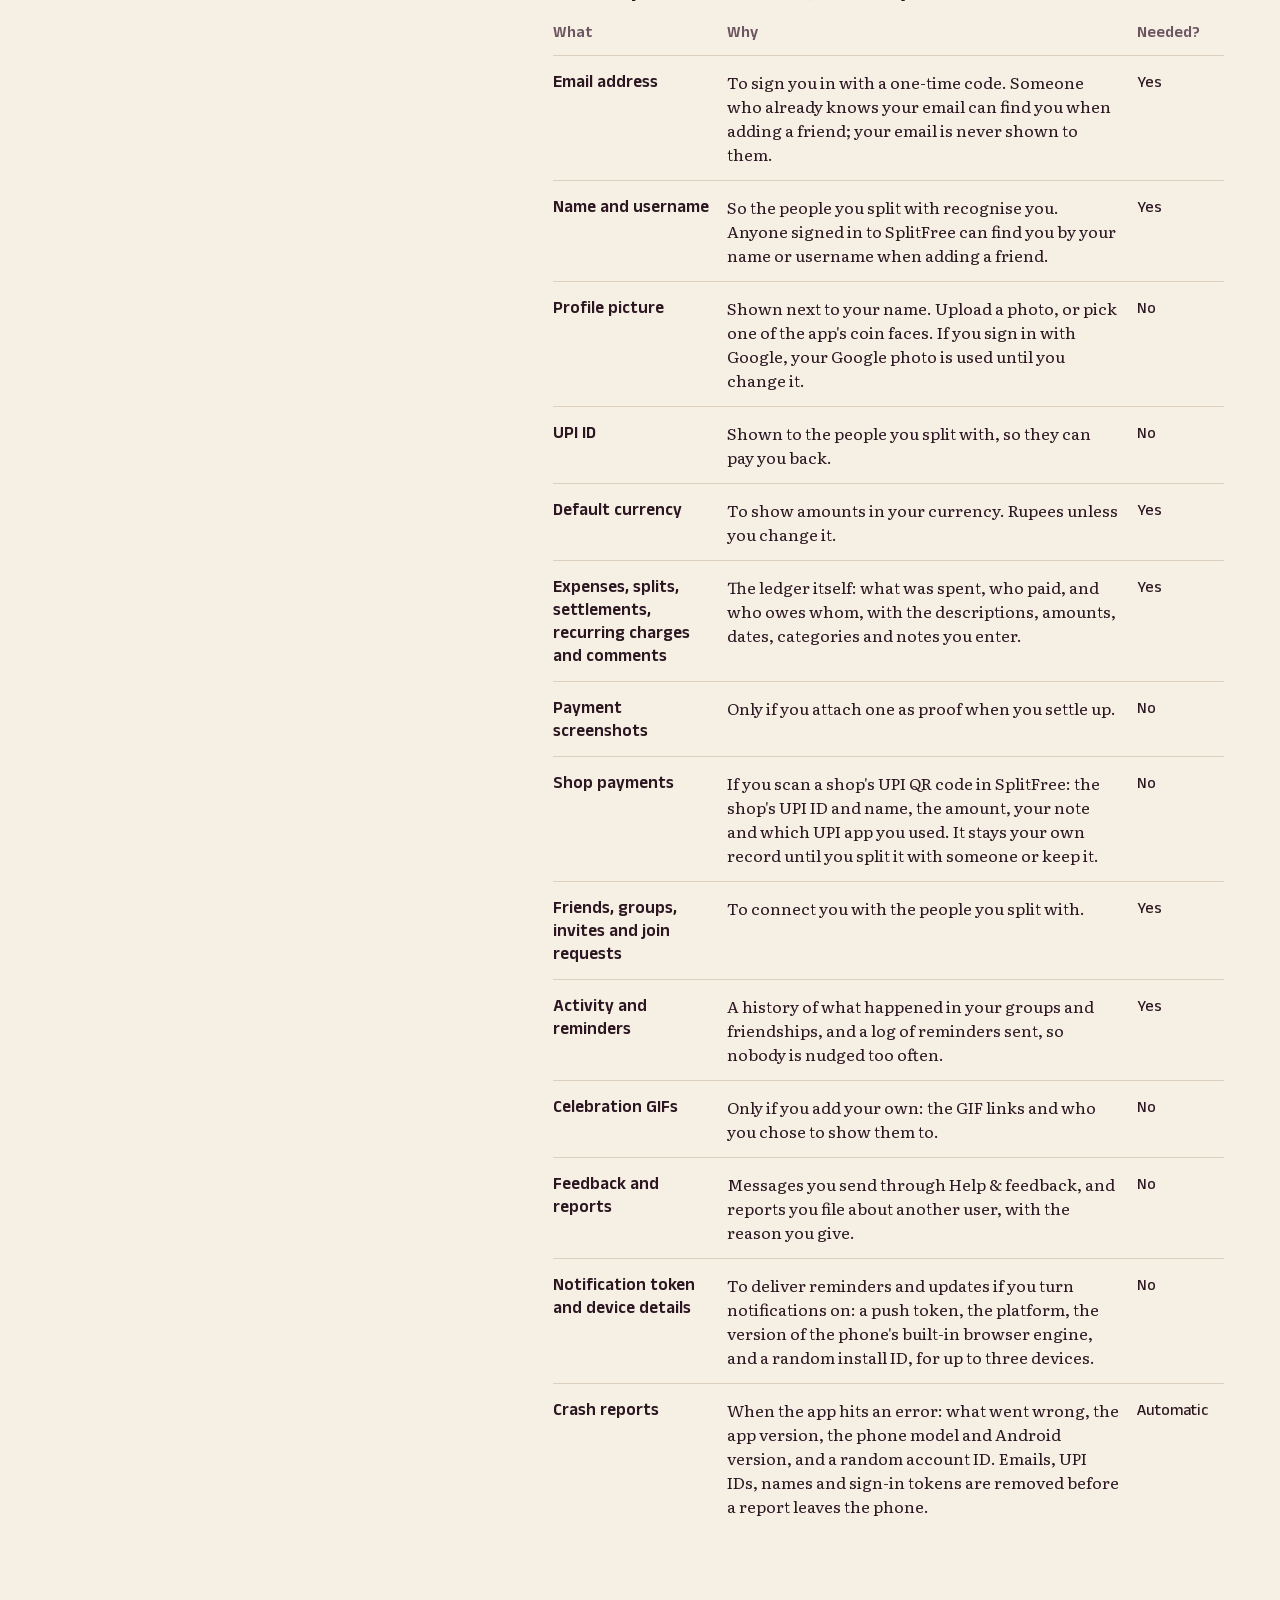
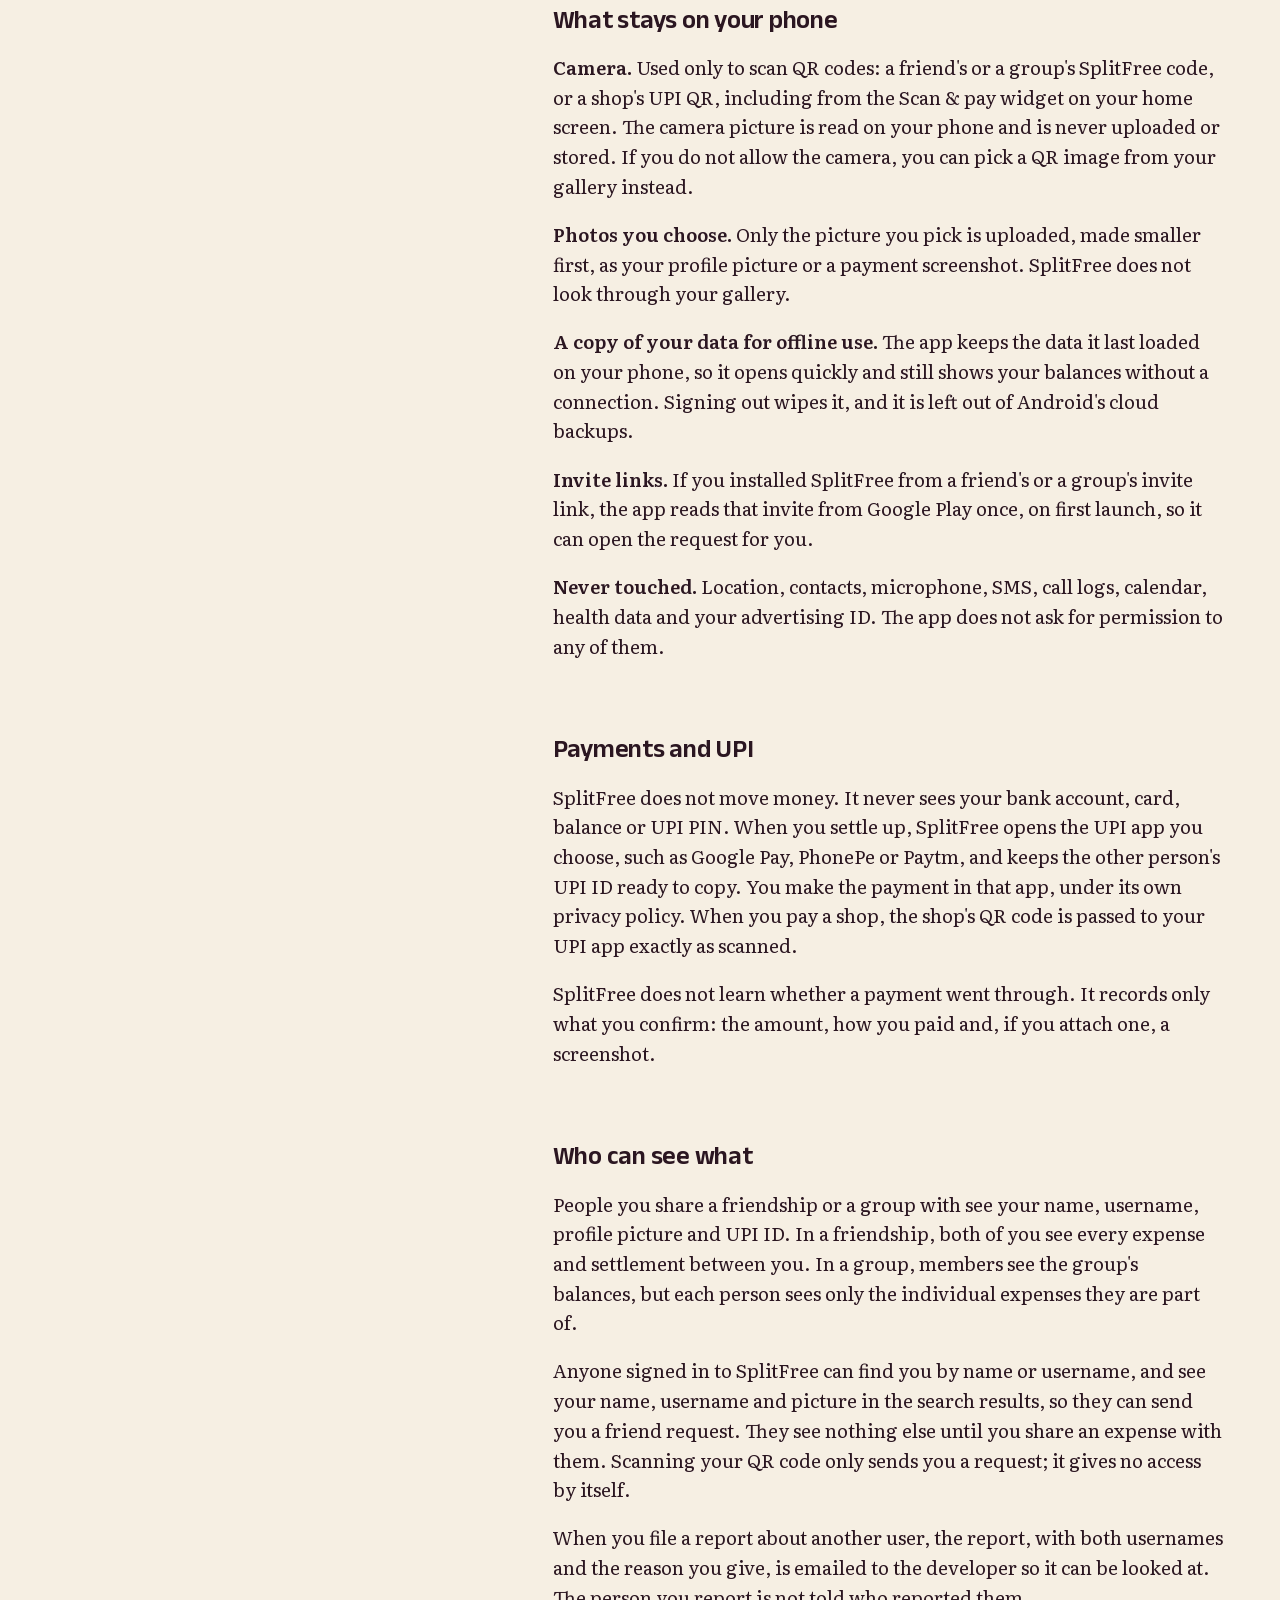
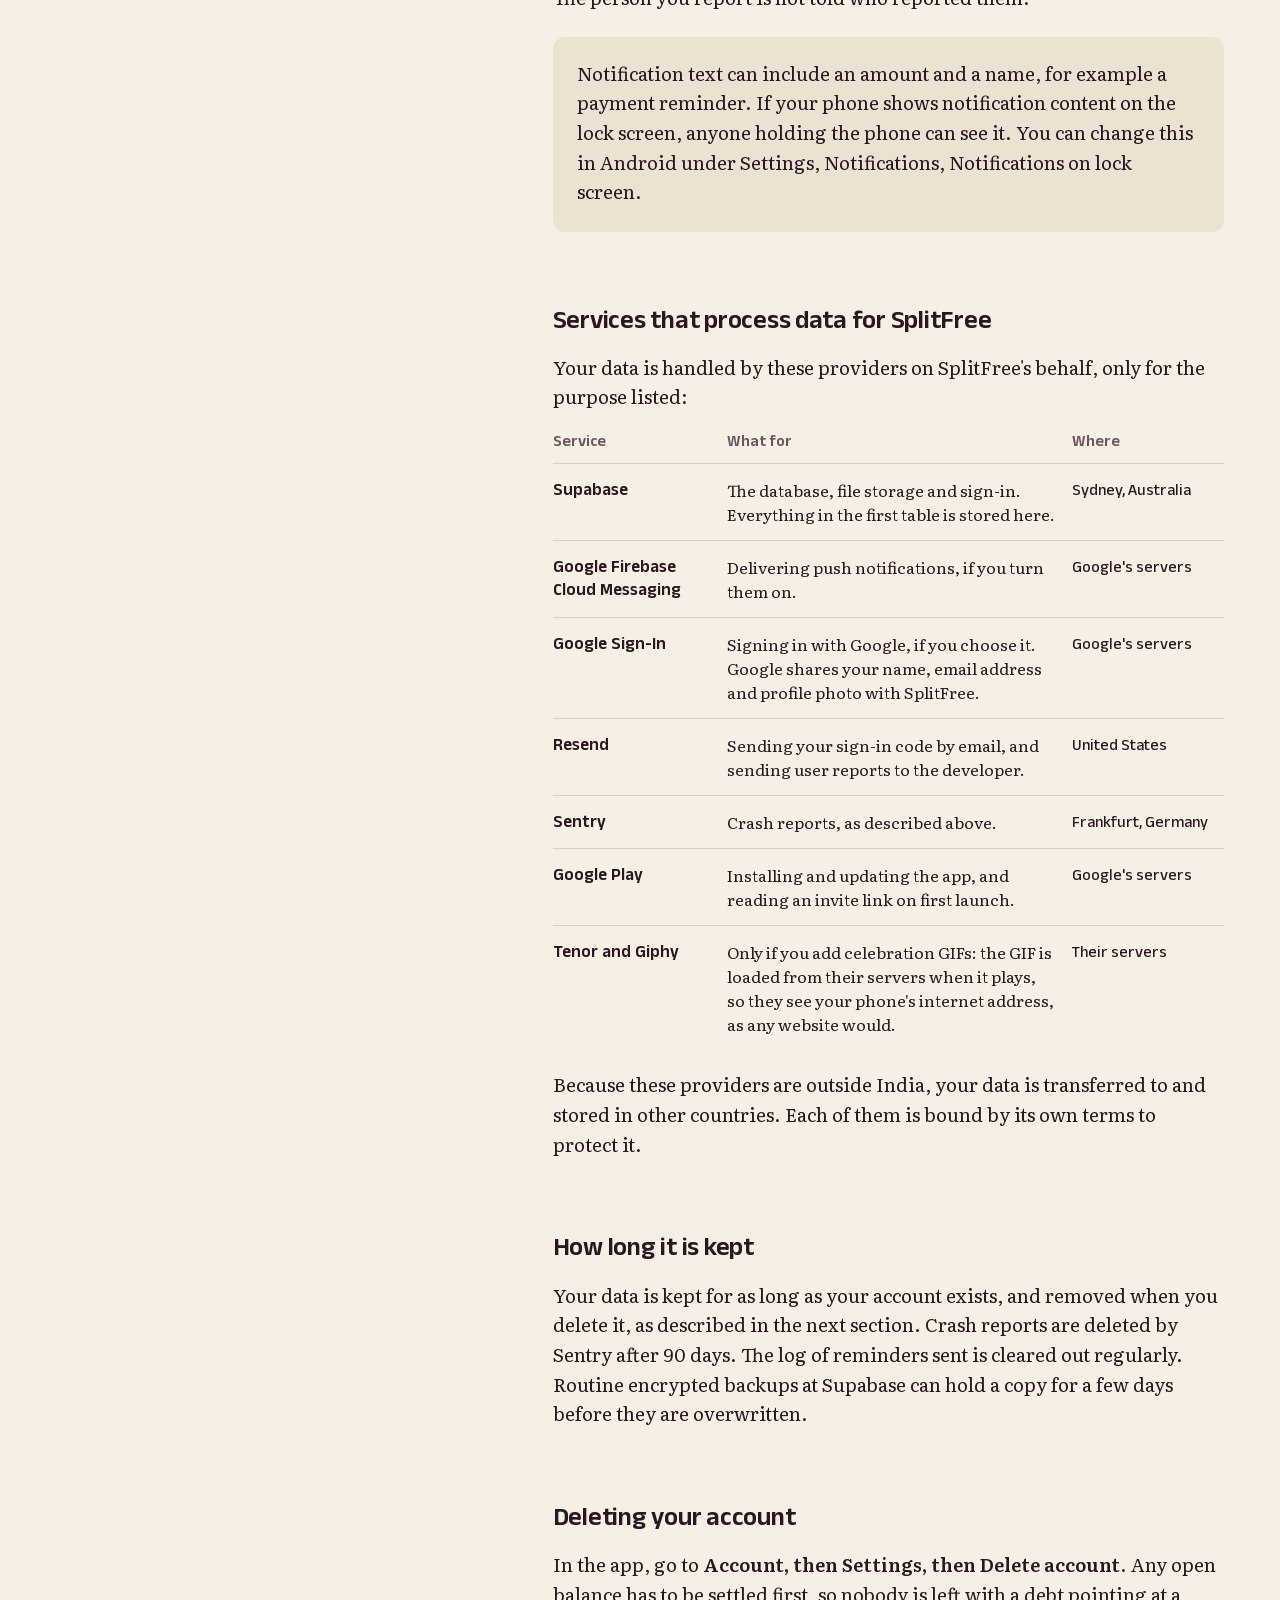
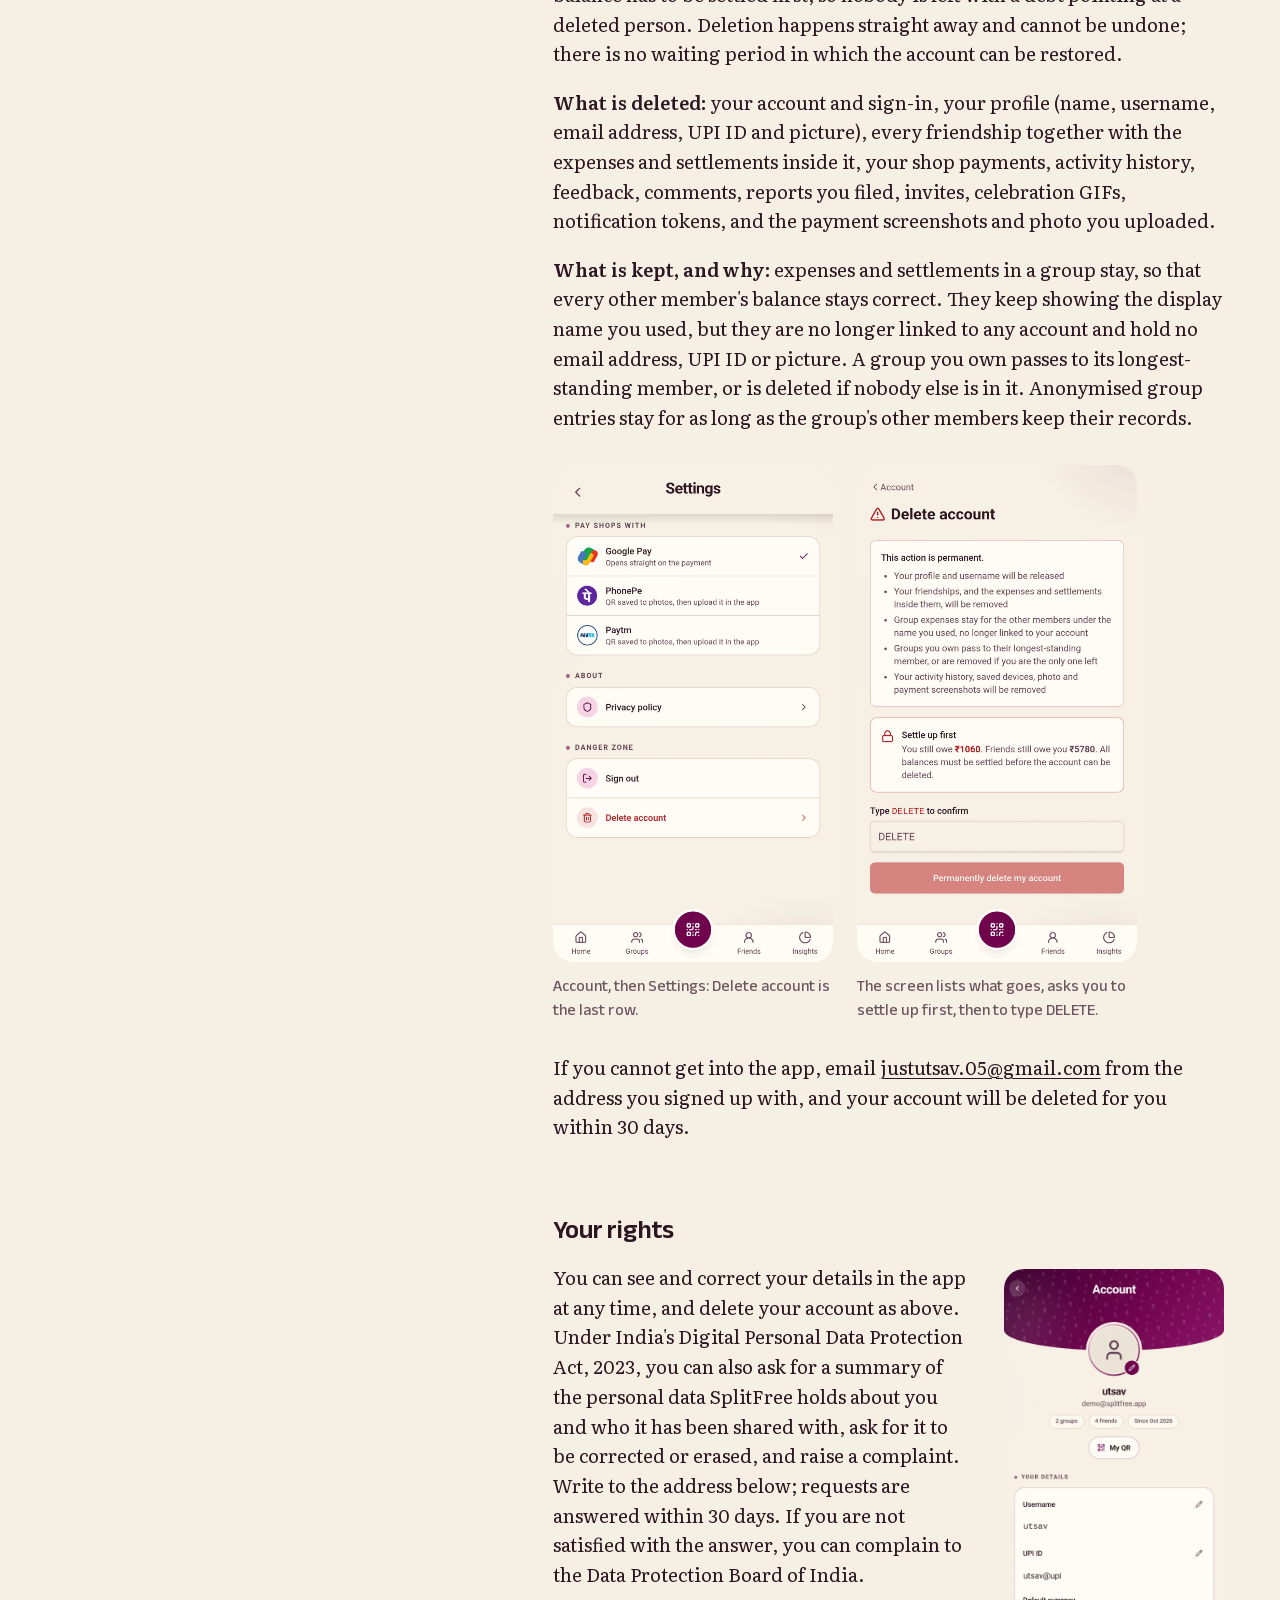
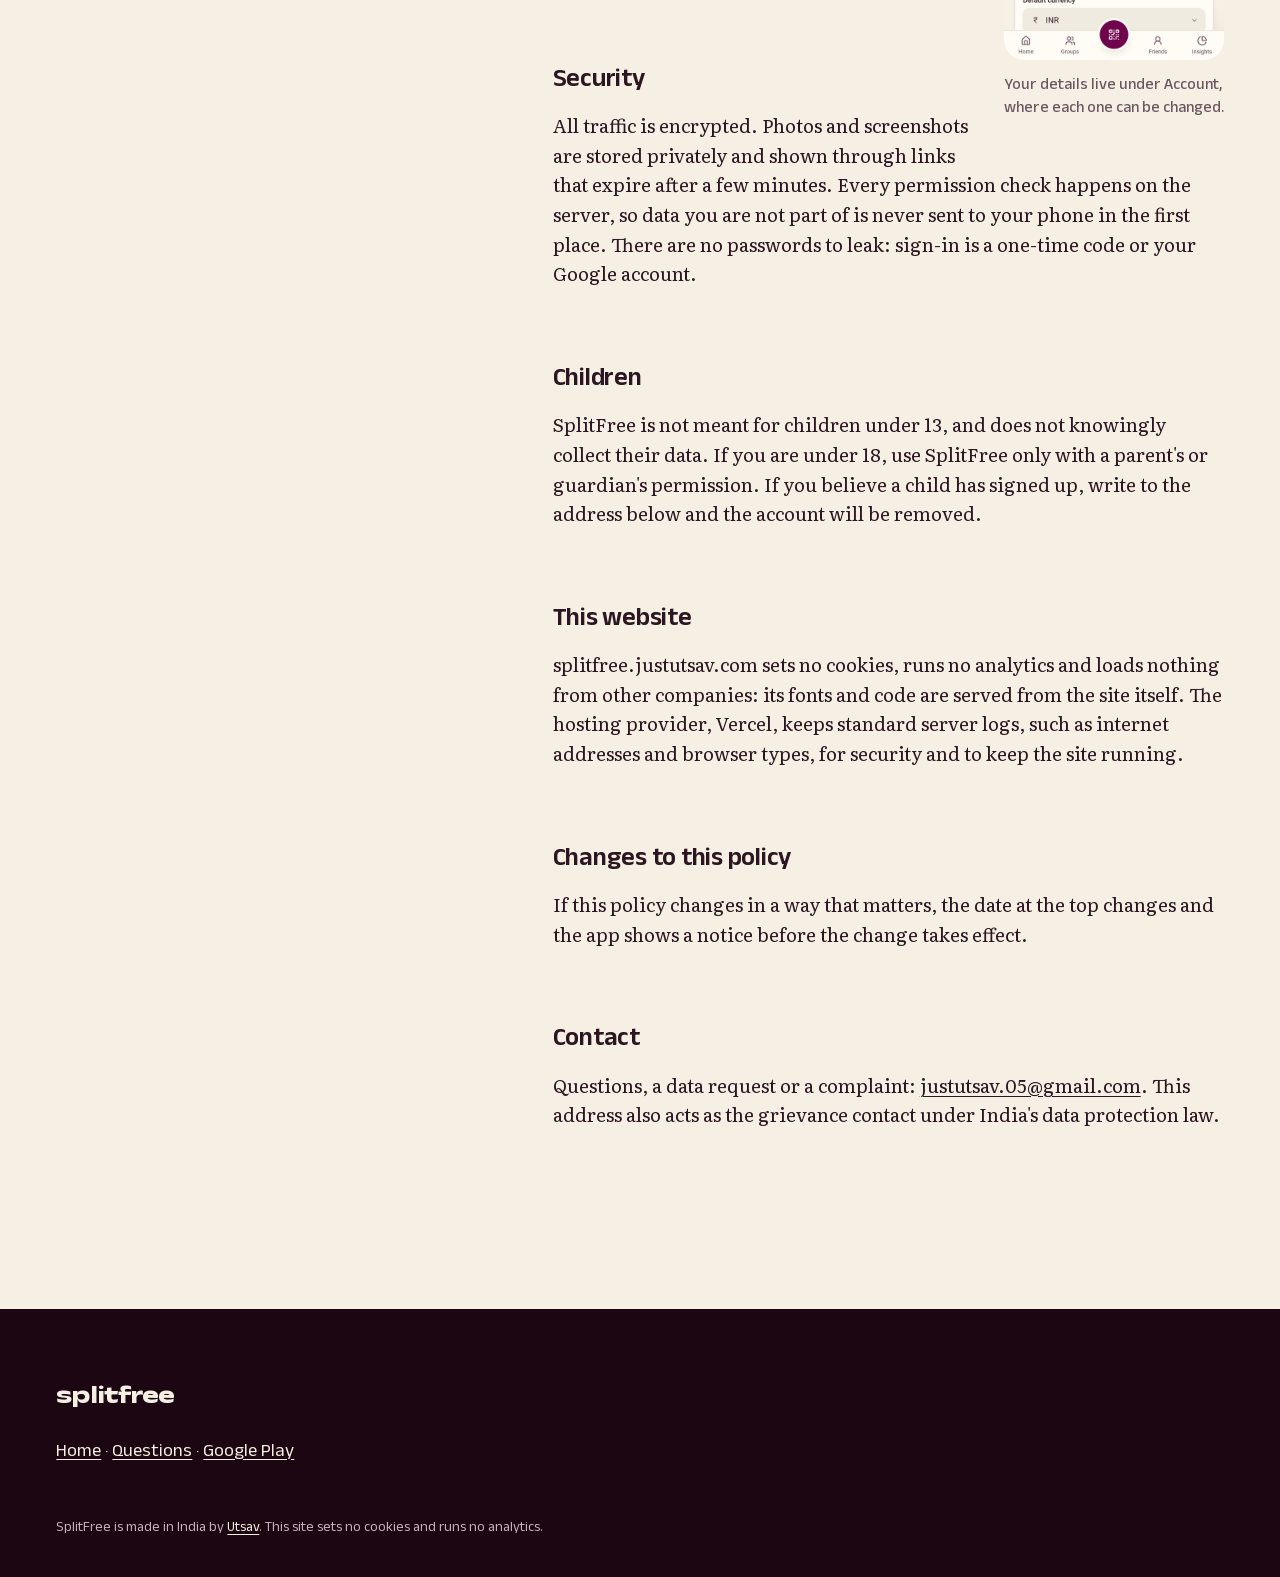
<file: privacy.html>
<!doctype html>
<html lang="en-IN">
<head>
<meta charset="utf-8">
<meta name="viewport" content="width=device-width, initial-scale=1, viewport-fit=cover">
<title>SplitFree privacy policy</title>
<meta name="description" content="What SplitFree collects, why, who can see it, how long it is kept, and how to delete your account.">
<meta name="theme-color" content="#1c0612">
<link rel="canonical" href="https://splitfree.justutsav.com/privacy">
<meta name="robots" content="index, follow, max-snippet:-1">
<meta property="og:type" content="article">
<meta property="og:url" content="https://splitfree.justutsav.com/privacy">
<meta property="og:site_name" content="SplitFree">
<meta property="og:locale" content="en_IN">
<meta name="twitter:card" content="summary_large_image">
<meta property="og:title" content="SplitFree privacy policy">
<meta property="og:description" content="No ads, no analytics or advertising SDKs, nothing sold. What SplitFree collects, and how to delete it.">
<meta property="og:image" content="https://splitfree.justutsav.com/assets/img/og.png">
<link rel="icon" href="/assets/img/icon-192.png" type="image/png">
<link rel="apple-touch-icon" href="/assets/img/icon-180.png">
<link rel="preload" href="/assets/fonts/literata.woff2" as="font" type="font/woff2" crossorigin>
<link rel="stylesheet" href="/assets/css/fonts.css">
<link rel="stylesheet" href="/assets/css/site.css">
<script type="application/ld+json">
{"@context":"https://schema.org","@type":"WebPage","@id":"https://splitfree.justutsav.com/privacy","url":"https://splitfree.justutsav.com/privacy","name":"SplitFree privacy policy","inLanguage":"en-IN","dateModified":"2026-10-27","isPartOf":{"@id":"https://splitfree.justutsav.com/#site"},"about":{"@id":"https://splitfree.justutsav.com/#app"},"breadcrumb":{"@type":"BreadcrumbList","itemListElement":[{"@type":"ListItem","position":1,"name":"SplitFree","item":"https://splitfree.justutsav.com/"},{"@type":"ListItem","position":2,"name":"Privacy policy","item":"https://splitfree.justutsav.com/privacy"}]}}
</script>
</head>
<body class="policy-page">
<a class="skip" href="#policy">Skip to the policy</a>

<header class="policy-bar">
  <a class="policy-mark" href="/">splitfree</a>
  <a class="btn" href="https://play.google.com/store/apps/details?id=app.splitfree.client">Get the app</a>
</header>

<main class="policy" id="policy">
  <div class="policy-head">
    <h1 class="policy-title">Privacy policy</h1>
    <p class="policy-lead">What SplitFree collects, why, who can see it, how long it is kept, and how to delete it.</p>
    <p class="policy-meta">Last updated 27 October 2026. This policy covers the SplitFree app for Android (<span class="nowrap">app.splitfree.client</span>) and this website. SplitFree is made by Utsav, an independent developer in India, who is responsible for your data. Write to <a href="mailto:justutsav.05@gmail.com">justutsav.05@gmail.com</a> with any question.</p>
  </div>
  <aside class="policy-side" aria-label="At a glance">
    <div class="glance">
      <p class="glance-title">At a glance</p>
      <table class="receipt-items glance-items">
        <caption class="sr-only">SplitFree's privacy at a glance</caption>
        <tbody>
          <tr><th scope="row">Ads</th><td>None</td></tr>
          <tr><th scope="row">Analytics or ad SDKs</th><td>None</td></tr>
          <tr><th scope="row">Advertising ID</th><td>Never read</td></tr>
          <tr><th scope="row">Your data sold</th><td>Never</td></tr>
          <tr><th scope="row">Passwords stored</th><td>None</td></tr>
          <tr><th scope="row">Delete account</th><td>In the app</td></tr>
        </tbody>
      </table>
    </div>
    <nav class="toc" aria-label="On this page">
      <a href="#short">The short version</a>
      <a href="#collect">What is collected</a>
      <a href="#device">What stays on your phone</a>
      <a href="#upi">Payments and UPI</a>
      <a href="#see">Who can see what</a>
      <a href="#providers">Services we use</a>
      <a href="#keep">How long it is kept</a>
      <a href="#delete-account">Deleting your account</a>
      <a href="#rights">Your rights</a>
      <a href="#contact">Contact</a>
    </nav>
  </aside>

  <article class="policy-text">

    <h2 id="short">The short version</h2>
    <ul>
      <li>SplitFree shows no ads and contains no analytics or advertising SDKs. It never reads your advertising ID.</li>
      <li>Your data is not sold, and it is not shared with advertisers or data brokers.</li>
      <li>People see an expense only if they are part of it.</li>
      <li>You sign in with a one-time code sent to your email, or with your Google account. SplitFree stores no password.</li>
      <li>You can delete your account at any time from inside the app.</li>
    </ul>
    <figure class="policy-fig">
      <img src="/assets/shots/privacy-app.webp" width="1080" height="1920" alt="The same privacy policy shown inside the SplitFree app, under Account, Settings, Privacy policy" loading="lazy">
      <figcaption>The same policy is inside the app, under Account, then Settings, then Privacy policy.</figcaption>
    </figure>

    <h2 id="collect">What SplitFree collects, and why</h2>
    <div class="table-wrap">
    <table class="policy-table t-collect">
      <thead><tr><th scope="col">What</th><th scope="col">Why</th><th scope="col">Needed?</th></tr></thead>
      <tbody>
        <tr><td>Email address</td><td>To sign you in with a one-time code. Someone who already knows your email can find you when adding a friend; your email is never shown to them.</td><td>Yes</td></tr>
        <tr><td>Name and username</td><td>So the people you split with recognise you. Anyone signed in to SplitFree can find you by your name or username when adding a friend.</td><td>Yes</td></tr>
        <tr><td>Profile picture</td><td>Shown next to your name. Upload a photo, or pick one of the app's coin faces. If you sign in with Google, your Google photo is used until you change it.</td><td>No</td></tr>
        <tr><td>UPI ID</td><td>Shown to the people you split with, so they can pay you back.</td><td>No</td></tr>
        <tr><td>Default currency</td><td>To show amounts in your currency. Rupees unless you change it.</td><td>Yes</td></tr>
        <tr><td>Expenses, splits, settlements, recurring charges and comments</td><td>The ledger itself: what was spent, who paid, and who owes whom, with the descriptions, amounts, dates, categories and notes you enter.</td><td>Yes</td></tr>
        <tr><td>Payment screenshots</td><td>Only if you attach one as proof when you settle up.</td><td>No</td></tr>
        <tr><td>Shop payments</td><td>If you scan a shop's UPI QR code in SplitFree: the shop's UPI ID and name, the amount, your note and which UPI app you used. It stays your own record until you split it with someone or keep it.</td><td>No</td></tr>
        <tr><td>Friends, groups, invites and join requests</td><td>To connect you with the people you split with.</td><td>Yes</td></tr>
        <tr><td>Activity and reminders</td><td>A history of what happened in your groups and friendships, and a log of reminders sent, so nobody is nudged too often.</td><td>Yes</td></tr>
        <tr><td>Celebration GIFs</td><td>Only if you add your own: the GIF links and who you chose to show them to.</td><td>No</td></tr>
        <tr><td>Feedback and reports</td><td>Messages you send through Help &amp; feedback, and reports you file about another user, with the reason you give.</td><td>No</td></tr>
        <tr><td>Notification token and device details</td><td>To deliver reminders and updates if you turn notifications on: a push token, the platform, the version of the phone's built-in browser engine, and a random install ID, for up to three devices.</td><td>No</td></tr>
        <tr><td>Crash reports</td><td>When the app hits an error: what went wrong, the app version, the phone model and Android version, and a random account ID. Emails, UPI IDs, names and sign-in tokens are removed before a report leaves the phone.</td><td>Automatic</td></tr>
      </tbody>
    </table>
    </div>

    <h2 id="device">What stays on your phone</h2>
    <p><b>Camera.</b> Used only to scan QR codes: a friend's or a group's SplitFree code, or a shop's UPI QR, including from the Scan &amp; pay widget on your home screen. The camera picture is read on your phone and is never uploaded or stored. If you do not allow the camera, you can pick a QR image from your gallery instead.</p>
    <p><b>Photos you choose.</b> Only the picture you pick is uploaded, made smaller first, as your profile picture or a payment screenshot. SplitFree does not look through your gallery.</p>
    <p><b>A copy of your data for offline use.</b> The app keeps the data it last loaded on your phone, so it opens quickly and still shows your balances without a connection. Signing out wipes it, and it is left out of Android's cloud backups.</p>
    <p><b>Invite links.</b> If you installed SplitFree from a friend's or a group's invite link, the app reads that invite from Google Play once, on first launch, so it can open the request for you.</p>
    <p><b>Never touched.</b> Location, contacts, microphone, SMS, call logs, calendar, health data and your advertising ID. The app does not ask for permission to any of them.</p>

    <h2 id="upi">Payments and UPI</h2>
    <p>SplitFree does not move money. It never sees your bank account, card, balance or UPI PIN. When you settle up, SplitFree opens the UPI app you choose, such as Google Pay, PhonePe or Paytm, and keeps the other person's UPI ID ready to copy. You make the payment in that app, under its own privacy policy. When you pay a shop, the shop's QR code is passed to your UPI app exactly as scanned.</p>
    <p>SplitFree does not learn whether a payment went through. It records only what you confirm: the amount, how you paid and, if you attach one, a screenshot.</p>

    <h2 id="see">Who can see what</h2>
    <p>People you share a friendship or a group with see your name, username, profile picture and UPI ID. In a friendship, both of you see every expense and settlement between you. In a group, members see the group's balances, but each person sees only the individual expenses they are part of.</p>
    <p>Anyone signed in to SplitFree can find you by name or username, and see your name, username and picture in the search results, so they can send you a friend request. They see nothing else until you share an expense with them. Scanning your QR code only sends you a request; it gives no access by itself.</p>
    <p>When you file a report about another user, the report, with both usernames and the reason you give, is emailed to the developer so it can be looked at. The person you report is not told who reported them.</p>
    <div class="policy-note">
      <p>Notification text can include an amount and a name, for example a payment reminder. If your phone shows notification content on the lock screen, anyone holding the phone can see it. You can change this in Android under Settings, Notifications, Notifications on lock screen.</p>
    </div>

    <h2 id="providers">Services that process data for SplitFree</h2>
    <p>Your data is handled by these providers on SplitFree's behalf, only for the purpose listed:</p>
    <div class="table-wrap">
    <table class="policy-table t-providers">
      <thead><tr><th scope="col">Service</th><th scope="col">What for</th><th scope="col">Where</th></tr></thead>
      <tbody>
        <tr><td>Supabase</td><td>The database, file storage and sign-in. Everything in the first table is stored here.</td><td>Sydney, Australia</td></tr>
        <tr><td>Google Firebase Cloud Messaging</td><td>Delivering push notifications, if you turn them on.</td><td>Google's servers</td></tr>
        <tr><td>Google Sign-In</td><td>Signing in with Google, if you choose it. Google shares your name, email address and profile photo with SplitFree.</td><td>Google's servers</td></tr>
        <tr><td>Resend</td><td>Sending your sign-in code by email, and sending user reports to the developer.</td><td>United States</td></tr>
        <tr><td>Sentry</td><td>Crash reports, as described above.</td><td>Frankfurt, Germany</td></tr>
        <tr><td>Google Play</td><td>Installing and updating the app, and reading an invite link on first launch.</td><td>Google's servers</td></tr>
        <tr><td>Tenor and Giphy</td><td>Only if you add celebration GIFs: the GIF is loaded from their servers when it plays, so they see your phone's internet address, as any website would.</td><td>Their servers</td></tr>
      </tbody>
    </table>
    </div>
    <p>Because these providers are outside India, your data is transferred to and stored in other countries. Each of them is bound by its own terms to protect it.</p>

    <h2 id="keep">How long it is kept</h2>
    <p>Your data is kept for as long as your account exists, and removed when you delete it, as described in the next section. Crash reports are deleted by Sentry after 90 days. The log of reminders sent is cleared out regularly. Routine encrypted backups at Supabase can hold a copy for a few days before they are overwritten.</p>

    <h2 id="delete-account">Deleting your account</h2>
    <p>In the app, go to <b>Account, then Settings, then Delete account</b>. Any open balance has to be settled first, so nobody is left with a debt pointing at a deleted person. Deletion happens straight away and cannot be undone; there is no waiting period in which the account can be restored.</p>
    <p><b>What is deleted:</b> your account and sign-in, your profile (name, username, email address, UPI ID and picture), every friendship together with the expenses and settlements inside it, your shop payments, activity history, feedback, comments, reports you filed, invites, celebration GIFs, notification tokens, and the payment screenshots and photo you uploaded.</p>
    <p><b>What is kept, and why:</b> expenses and settlements in a group stay, so that every other member's balance stays correct. They keep showing the display name you used, but they are no longer linked to any account and hold no email address, UPI ID or picture. A group you own passes to its longest-standing member, or is deleted if nobody else is in it. Anonymised group entries stay for as long as the group's other members keep their records.</p>
    <div class="policy-figs">
      <figure class="policy-fig">
        <img src="/assets/shots/settings.webp" width="1080" height="1920" alt="SplitFree Settings screen with Delete account at the bottom, under Danger zone" loading="lazy">
        <figcaption>Account, then Settings: Delete account is the last row.</figcaption>
      </figure>
      <figure class="policy-fig">
        <img src="/assets/shots/delete.webp" width="1080" height="1920" alt="SplitFree Delete account screen listing what is removed, asking you to settle up first and type DELETE to confirm" loading="lazy">
        <figcaption>The screen lists what goes, asks you to settle up first, then to type DELETE.</figcaption>
      </figure>
    </div>
    <p>If you cannot get into the app, email <a href="mailto:justutsav.05@gmail.com">justutsav.05@gmail.com</a> from the address you signed up with, and your account will be deleted for you within 30 days.</p>

    <h2 id="rights">Your rights</h2>
    <figure class="policy-fig policy-fig-side">
      <img src="/assets/shots/account.webp" width="1080" height="1920" alt="SplitFree Account screen with your username, UPI ID and default currency, each editable" loading="lazy">
      <figcaption>Your details live under Account, where each one can be changed.</figcaption>
    </figure>
    <p>You can see and correct your details in the app at any time, and delete your account as above. Under India's Digital Personal Data Protection Act, 2023, you can also ask for a summary of the personal data SplitFree holds about you and who it has been shared with, ask for it to be corrected or erased, and raise a complaint. Write to the address below; requests are answered within 30 days. If you are not satisfied with the answer, you can complain to the Data Protection Board of India.</p>

    <h2 id="security">Security</h2>
    <p>All traffic is encrypted. Photos and screenshots are stored privately and shown through links that expire after a few minutes. Every permission check happens on the server, so data you are not part of is never sent to your phone in the first place. There are no passwords to leak: sign-in is a one-time code or your Google account.</p>

    <h2 id="children">Children</h2>
    <p>SplitFree is not meant for children under 13, and does not knowingly collect their data. If you are under 18, use SplitFree only with a parent's or guardian's permission. If you believe a child has signed up, write to the address below and the account will be removed.</p>

    <h2 id="website">This website</h2>
    <p>splitfree.justutsav.com sets no cookies, runs no analytics and loads nothing from other companies: its fonts and code are served from the site itself. The hosting provider, Vercel, keeps standard server logs, such as internet addresses and browser types, for security and to keep the site running.</p>

    <h2 id="changes">Changes to this policy</h2>
    <p>If this policy changes in a way that matters, the date at the top changes and the app shows a notice before the change takes effect.</p>

    <h2 id="contact">Contact</h2>
    <p>Questions, a data request or a complaint: <a href="mailto:justutsav.05@gmail.com">justutsav.05@gmail.com</a>. This address also acts as the grievance contact under India's data protection law.</p>
  </article>
</main>

<footer class="policy-foot">
  <p class="foot-mark">splitfree</p>
  <p><a href="/">Home</a> · <a href="/#questions">Questions</a> · <a href="https://play.google.com/store/apps/details?id=app.splitfree.client">Google Play</a></p>
  <p class="foot-legal">SplitFree is made in India by <a href="https://justutsav.com">Utsav</a>. This site sets no cookies and runs no analytics.</p>
</footer>
<script src="/assets/vendor/lenis.min.js" defer></script>
<script src="/assets/js/policy.js" defer></script>
</body>
</html>
</file>
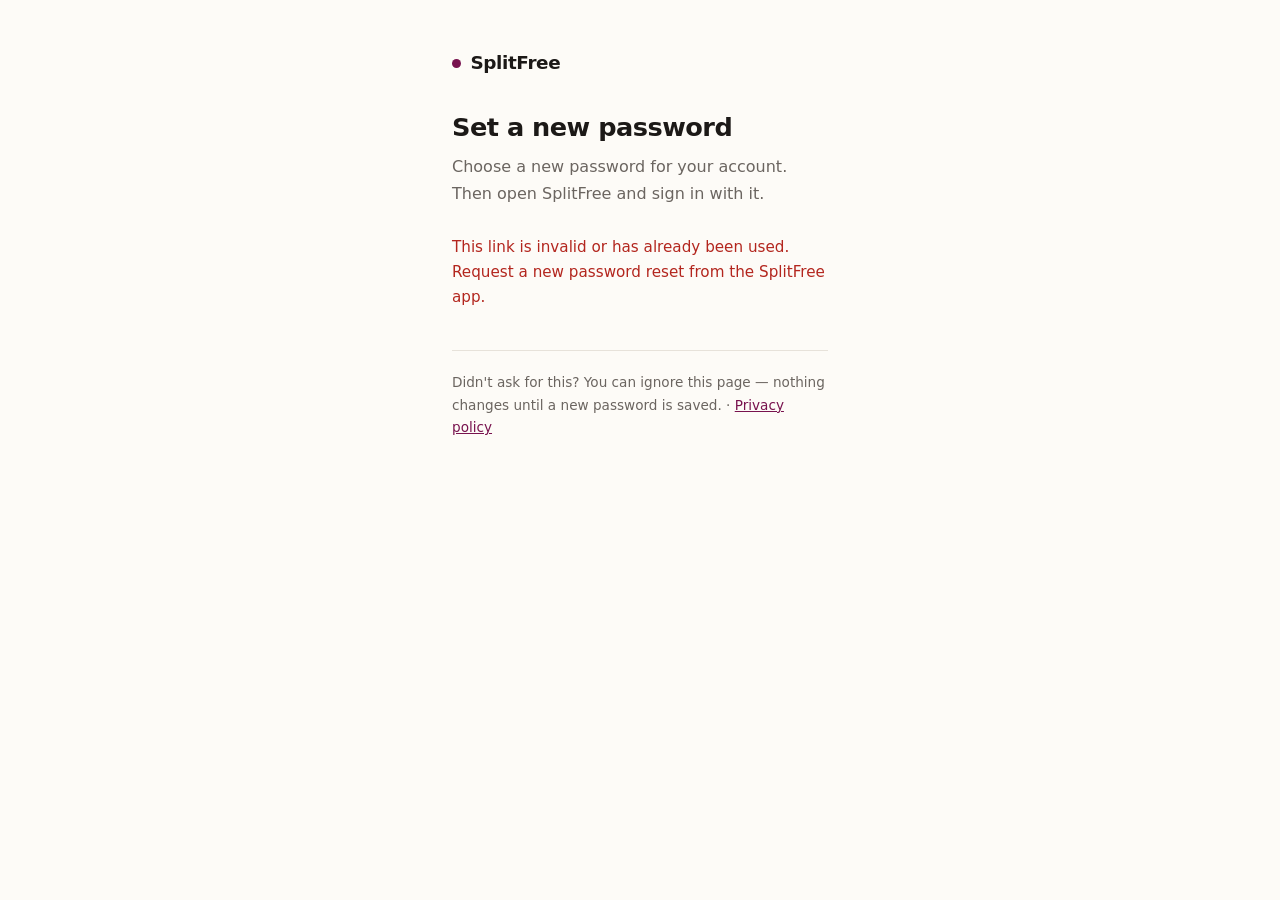
<file: reset-password.html>
<!doctype html>
<html lang="en">
<head>
<meta charset="utf-8" />
<meta name="viewport" content="width=device-width, initial-scale=1" />
<meta name="robots" content="noindex, nofollow" />
<title>Reset your password — SplitFree</title>
<meta name="description" content="Set a new password for your SplitFree account." />
<style>
  :root {
    --bg: #fdfbf7;
    --fg: #1c1917;
    --muted: #6b6560;
    --plum: #78124e;
    --line: #e7e2da;
    --bad: #b3261e;
    --good: #146c43;
  }
  @media (prefers-color-scheme: dark) {
    :root { --bg:#121011; --fg:#f5f3f0; --muted:#a8a29e; --plum:#e879b9; --line:#2a2627; --bad:#f2b8b5; --good:#75d1a0; }
  }
  * { box-sizing: border-box; }
  body {
    margin: 0; background: var(--bg); color: var(--fg);
    font: 16px/1.65 ui-sans-serif, system-ui, -apple-system, "Segoe UI", Roboto, sans-serif;
    -webkit-text-size-adjust: 100%;
  }
  .wrap { max-width: 26rem; margin: 0 auto; padding: 3rem 1.25rem 5rem; }
  .brand { display: flex; align-items: center; gap: .6rem; font-weight: 800; font-size: 1.15rem; letter-spacing: -0.02em; }
  .dot { width: .55rem; height: .55rem; border-radius: 999px; background: var(--plum); }
  h1 { font-size: 1.6rem; letter-spacing: -0.02em; margin: 1.75rem 0 .35rem; }
  p.sub { color: var(--muted); margin: 0 0 1.75rem; }
  label { display: block; font-weight: 600; font-size: .9rem; margin-bottom: .4rem; }
  input[type=password], input[type=text] {
    width: 100%; padding: .8rem .9rem; font-size: 1rem; color: var(--fg);
    background: transparent; border: 1px solid var(--line); border-radius: .75rem;
  }
  input:focus { outline: 2px solid var(--plum); outline-offset: 1px; }
  .row { display: flex; align-items: center; gap: .5rem; margin: .6rem 0 1.25rem; color: var(--muted); font-size: .9rem; }
  button {
    width: 100%; padding: .85rem 1rem; font-size: 1rem; font-weight: 600;
    color: #fff; background: var(--plum); border: 0; border-radius: 999px; cursor: pointer;
  }
  button[disabled] { opacity: .55; cursor: default; }
  .msg { margin-top: 1.1rem; font-size: .95rem; }
  .msg.bad { color: var(--bad); }
  .msg.good { color: var(--good); }
  .hidden { display: none; }
  footer { margin-top: 2.5rem; border-top: 1px solid var(--line); padding-top: 1.25rem; color: var(--muted); font-size: .85rem; }
  a { color: var(--plum); }
</style>
</head>
<body>
  <div class="wrap">
    <div class="brand"><span class="dot"></span> SplitFree</div>

    <h1>Set a new password</h1>
    <p class="sub">Choose a new password for your account. Then open SplitFree and sign in with it.</p>

    <form id="form" class="hidden" autocomplete="on">
      <label for="pw">New password</label>
      <input id="pw" type="password" autocomplete="new-password" minlength="6" required
             placeholder="At least 6 characters" />
      <div class="row">
        <input id="show" type="checkbox" style="width:auto" />
        <label for="show" style="margin:0;font-weight:400">Show password</label>
      </div>
      <button id="submit" type="submit">Save password</button>
    </form>

    <div id="msg" class="msg"></div>

    <footer>
      Didn't ask for this? You can ignore this page — nothing changes until a new
      password is saved. &middot; <a href="/">Privacy policy</a>
    </footer>
  </div>

  <script src="/reset.js"></script>
</body>
</html>
</file>
<file: assets/css/fonts.css>
/* Self-hosted, OFL. Cut down to the characters these pages use (ASCII, a few
   punctuation marks, the rupee sign) with tools/fonts.sh. The rupee sign has
   its own tiny file: in Google's split it sits in latin-ext, which cost a
   whole second file per face just for it. Variable axes are kept whole. */
@font-face {
  font-family: 'Anek Latin';
  font-style: normal;
  font-weight: 100 800;
  font-stretch: 75% 125%;
  font-display: swap;
  src: url(../fonts/anek-latin.woff2) format('woff2');
  unicode-range: U+0020-007E, U+00A0, U+00B7, U+00D7, U+2013-2014, U+2018-2019, U+201C-201D, U+2026, U+2192;
}
@font-face {
  font-family: 'Anek Latin';
  font-style: normal;
  font-weight: 100 800;
  font-stretch: 75% 125%;
  font-display: swap;
  src: url(../fonts/anek-latin-rupee.woff2) format('woff2');
  unicode-range: U+20B9;
}
@font-face {
  font-family: 'Literata';
  font-style: normal;
  font-weight: 400 900;
  font-display: swap;
  src: url(../fonts/literata.woff2) format('woff2');
  unicode-range: U+0020-007E, U+00A0, U+00B7, U+00D7, U+2013-2014, U+2018-2019, U+201C-201D, U+2026, U+2192;
}
@font-face {
  font-family: 'Literata';
  font-style: normal;
  font-weight: 400 900;
  font-display: swap;
  src: url(../fonts/literata-rupee.woff2) format('woff2');
  unicode-range: U+20B9;
}
@font-face {
  font-family: 'Literata';
  font-style: italic;
  font-weight: 400 900;
  font-display: swap;
  src: url(../fonts/literata-italic.woff2) format('woff2');
  unicode-range: U+0020-007E, U+00A0, U+00B7, U+00D7, U+2013-2014, U+2018-2019, U+201C-201D, U+2026, U+2192;
}
@font-face {
  font-family: 'Literata';
  font-style: italic;
  font-weight: 400 900;
  font-display: swap;
  src: url(../fonts/literata-italic-rupee.woff2) format('woff2');
  unicode-range: U+20B9;
}
</file>
<file: assets/css/site.css>
/* SplitFree site. One ground (paper), one ink, one accent (the app's plum).
   Display and figures: Anek Latin, whose width axis runs from condensed to wide.
   Reading: Literata. */

:root {
  --paper: #f6efe3;
  --surface: #fcf9f3;
  --step: #ece2d2;
  --step-2: #e2d6c3;
  --ink: #2b1621;
  --muted: #6c5662;
  --accent: #6f044d;
  --accent-ink: #fbf6ee;
  --night: #1c0612;
  --stage: #33091f;
  --night-ink: #f6efe3;
  --night-muted: #c9b3bf;
  --pink: #f4d9e6;
  --green: #0b7a45;
  --red: #b3261e;
  --line: #dccfbd;
  --gold: #ffcb45;

  --display: "Anek Latin", "Arial Narrow", system-ui, sans-serif;
  --text: "Literata", Georgia, "Times New Roman", serif;

  --step-small: 0.875rem;
  --step-body: clamp(1.0625rem, 1rem + 0.2vw, 1.1875rem);
  --step-ui: 1.0625rem;
  --step-lead: clamp(1.25rem, 1.05rem + 0.75vw, 1.625rem);
  --step-head: clamp(2.25rem, 1.35rem + 3.4vw, 4.5rem);
  --step-display: clamp(5.5rem, 13.2vw, 16rem);

  --gutter: 20px;
  --margin: clamp(20px, 4.4vw, 64px);
  --radius: 12px;
  --nav-h: 72px;
  --nav-gap: 6px;
  --ease: cubic-bezier(0.2, 0.7, 0.1, 1);
  --sb-thumb: #b9709a;
  color-scheme: light;
}

*, *::before, *::after { box-sizing: border-box; }
html {
  -webkit-text-size-adjust: 100%; scroll-behavior: smooth;
  /* A thin plum rail instead of the grey system bar; site.js swaps the thumb
     colour with the ground under it so it stays visible on dark and on paper. */
  scrollbar-width: thin; scrollbar-color: var(--sb-thumb) transparent;
}
html[data-ground="light"] { --sb-thumb: var(--accent); }
::-webkit-scrollbar { width: 10px; height: 10px; }
::-webkit-scrollbar-track { background: transparent; }
::-webkit-scrollbar-thumb { background: var(--sb-thumb); border-radius: 99px; border: 3px solid transparent; background-clip: padding-box; }
@media (prefers-reduced-motion: reduce) { html { scroll-behavior: auto; } }
/* Lenis (assets/vendor/lenis.min.js) scrolls the page itself; the browser's own
   smoothing would fight it. lenis-stopped deliberately does not hide overflow:
   the questions pause stops Lenis for a moment, and the scrollbar must not jump. */
html.lenis, html.lenis body { height: auto; }
.lenis.lenis-smooth { scroll-behavior: auto !important; }
body {
  margin: 0;
  background: var(--paper);
  color: var(--ink);
  font: 400 var(--step-body)/1.6 var(--text);
  font-optical-sizing: auto;
  text-rendering: optimizeLegibility;
  -webkit-font-smoothing: antialiased;
}
img { display: block; max-width: 100%; height: auto; }
img, video, canvas { -webkit-user-drag: none; user-select: none; -webkit-user-select: none; }
a { color: inherit; text-decoration-thickness: 0.07em; text-underline-offset: 0.18em; }
a:hover { text-decoration-color: var(--accent); }
p { margin: 0 0 1em; }
h1, h2, h3 { margin: 0; font-weight: 600; }
button, input, select { font: inherit; color: inherit; }
::selection { background: var(--accent); color: var(--accent-ink); }
:focus-visible { outline: 3px solid var(--accent); outline-offset: 3px; border-radius: 4px; }
/* no blue box on a tap (Android Chrome's default); keyboard focus keeps its ring */
html { -webkit-tap-highlight-color: transparent; }
.sr-only {
  position: absolute; width: 1px; height: 1px; padding: 0; margin: -1px;
  overflow: hidden; clip: rect(0 0 0 0); white-space: nowrap; border: 0;
}
.skip { position: absolute; left: 16px; top: -60px; z-index: 120; background: var(--accent); color: var(--accent-ink); padding: 10px 16px; border-radius: 999px; }
.skip:focus { top: 16px; }

/* ---------------------------------------------------------------- buttons */
.btn {
  display: inline-flex; align-items: center; justify-content: center;
  min-height: 52px; padding: 0 26px; border-radius: 999px;
  background: var(--accent); color: var(--accent-ink);
  font: 600 var(--step-ui)/1 var(--display); font-stretch: 100%; letter-spacing: 0.005em;
  text-decoration: none; border: 0; cursor: pointer;
  transition: transform 160ms var(--ease), background-color 160ms;
}
.btn:hover { background: #860a5e; }
.btn:active { transform: scale(0.97); }
.btn-light { background: var(--night-ink); color: var(--night); }
.btn-light:hover { background: #fff; }

/* ----------------------------------------------------------------- loader */
.loader { display: none; }
.js .loader {
  display: block; position: fixed; inset: 0; z-index: 100;
  --c: clamp(92px, 11vmin, 132px); --t: calc(var(--c) * 0.085); --rx: 0.01px; --ry: 0.01px;
  /* failsafe: if the script that removes it never runs, it still goes */
  animation: gone 1ms linear 7s forwards;
}
@keyframes gone { to { opacity: 0; visibility: hidden; } }
.loader-sheet {
  position: absolute; inset: 0;
  -webkit-mask: radial-gradient(var(--rx) var(--ry) at 50% 50%, transparent 99.4%, #000 100%);
  mask: radial-gradient(var(--rx) var(--ry) at 50% 50%, transparent 99.4%, #000 100%);
}
.loader-paper { position: absolute; inset: 0; background: #f7f1e5; }
.loader-word {
  position: absolute; inset: 0; display: flex; flex-direction: column; align-items: center; justify-content: center;
  color: #6f044d; transition: transform 700ms var(--ease), opacity 400ms;
}
.loader.has-coin .loader-word { transform: translateY(calc(var(--c) * -1.25)); }
.loader.is-leaving .loader-word { opacity: 0; transition-duration: 700ms, 260ms; }
.loader-mark { height: clamp(2.6rem, 6vw, 4rem); width: auto; overflow: visible; }
/* The app's own write-on: each letter stroked, then inked, 46ms apart. */
.loader-mark path {
  fill: currentColor; stroke: currentColor; stroke-width: 2; stroke-linecap: round; stroke-linejoin: round;
  animation: draw 260ms linear both, ink 260ms ease-out both;
  animation-delay: calc(80ms + var(--i) * 46ms), calc(180ms + var(--i) * 46ms);
}
.loader.is-quick .loader-mark path, .loader.is-quick .loader-tag { animation: none; }
@keyframes draw { from { stroke-dasharray: 1; stroke-dashoffset: 1; } to { stroke-dasharray: 1; stroke-dashoffset: 0; } }
@keyframes ink { from { fill-opacity: 0; } to { fill-opacity: 1; } }
.loader-tag {
  margin: 0.9rem 0 0; font: 600 var(--step-small)/1 var(--display); letter-spacing: 0.16em; text-transform: uppercase;
  opacity: 0.72; animation: rise 320ms ease 520ms both;
}
@keyframes rise { from { opacity: 0; transform: translateY(0.5rem); } to { opacity: 0.72; transform: none; } }

/* the wind it leaves while it rises: --v is its upward speed, 0..1, from site.js */
.coin-trail {
  position: absolute; left: 50%; top: 88%; width: 70%; height: calc(var(--c) * 0.9);
  transform: translateX(-50%) scaleY(calc(0.35 + 0.65 * var(--v, 0))); transform-origin: 50% 0;
  display: flex; justify-content: space-between; opacity: var(--v, 0); pointer-events: none;
}
.coin-trail i { width: 3px; border-radius: 3px; background: linear-gradient(rgb(111 4 77 / 0.5), rgb(111 4 77 / 0)); }
.coin-trail i:nth-child(1) { height: 55%; margin-top: 4%; }
.coin-trail i:nth-child(2) { height: 100%; }
.coin-trail i:nth-child(3) { height: 65%; margin-top: 2%; }
/* ripples on the paper under the floating coin */
.loader-waves {
  position: absolute; left: 50%; top: calc(50% + var(--c) * 0.72); width: var(--c); height: calc(var(--c) * 0.32);
  margin-left: calc(var(--c) / -2); pointer-events: none;
}
.loader-waves i { position: absolute; inset: 0; border-radius: 50%; border: 2px solid rgb(111 4 77 / 0.4); opacity: 0; }
.loader.has-coin .loader-waves i { animation: ripple 2.4s cubic-bezier(0.2, 0.6, 0.3, 1) infinite; animation-delay: calc(var(--n) * 0.8s + 0.5s); }
@keyframes ripple { from { transform: scale(0.7); opacity: 0.7; } to { transform: scale(3.4); opacity: 0; } }
.loader.is-leaving .loader-waves { opacity: 0; transition: opacity 300ms; }
.loader-coin {
  position: absolute; left: 50%; top: 50%; width: var(--c); height: var(--c);
  margin: calc(var(--c) / -2) 0 0 calc(var(--c) / -2);
  perspective: 900px; opacity: 0;
  transform: translateY(calc(var(--c) * 0.55));
}
.coin3d { position: relative; width: 100%; height: 100%; transform-style: preserve-3d; }
.coin3d-face {
  position: absolute; inset: 0; width: 100%; height: 100%; border-radius: 50%;
  backface-visibility: hidden; transform: translateZ(calc(var(--t) / 2));
}
.coin3d-back {
  transform: rotateY(180deg) translateZ(calc(var(--t) / 2));
  background: var(--gold); padding: 20%; object-fit: contain;
  box-shadow: inset 0 0 0 calc(var(--c) * 0.05) #f2b632;
}
.coin3d-ring { display: none; background: none; border: calc(var(--c) * 0.06) solid #f2b632; box-shadow: 0 0 0 1px #b07a0c, inset 0 0 0 1px #b07a0c; transform: rotateY(180deg) translateZ(calc(var(--t) / 2)); }
.coin3d.is-open .coin3d-ring { display: block; }
.coin3d.is-open .coin3d-back { visibility: hidden; }
.coin3d-edge { position: absolute; inset: 0; transform-style: preserve-3d; }
.coin3d-edge i {
  position: absolute; left: 50%; top: 50%;
  width: calc(var(--c) * 3.1416 / 36 + 1px); height: var(--t);
  margin: calc(var(--t) / -2) 0 0 calc((var(--c) * 3.1416 / 36 + 1px) / -2);
  background: repeating-linear-gradient(90deg, #f2b632 0 2px, #b07a0c 2px 3px);
  transform: rotateZ(var(--a)) translateY(calc(var(--c) / -2)) rotateX(90deg);
}

/* -------------------------------------------------------------------- nav */
/* floats: a thin gap on three sides, its contents still on the page margin */
.nav {
  position: fixed; top: var(--nav-gap); left: var(--nav-gap); right: var(--nav-gap); z-index: 60; height: var(--nav-h);
  display: flex; align-items: center; justify-content: space-between; gap: 24px;
  padding: 0 calc(var(--margin) - var(--nav-gap)); color: var(--night-ink); border-radius: 18px;
  font: 500 var(--step-ui)/1 var(--display); letter-spacing: 0.01em;
  transition: transform 420ms var(--ease), background-color 300ms, color 300ms, backdrop-filter 300ms;
}
.nav.is-solid { background: rgb(28 6 18 / 0.34); -webkit-backdrop-filter: blur(12px) saturate(1.2); backdrop-filter: blur(12px) saturate(1.2); }
.nav[data-ground="light"] { color: var(--ink); }
.nav[data-ground="light"].is-solid { background: rgb(246 239 227 / 0.5); }
.nav.is-hidden { transform: translateY(calc(-100% - var(--nav-gap) - 2px)); }
.nav-mark { display: inline-block; padding: 11px 0; font: 700 1.625rem/1 var(--display); font-stretch: 125%; letter-spacing: -0.045em; text-decoration: none; }
.nav nav { display: flex; align-items: center; gap: 28px; }
.nav nav a { display: inline-flex; align-items: center; min-height: 44px; text-decoration: none; transition: opacity 160ms; }
.nav nav a:hover { opacity: 0.7; }
.nav .nav-action { padding: 12px 18px; border-radius: 999px; background: var(--night-ink); color: var(--night); transition: transform 160ms var(--ease), background-color 300ms, color 300ms; }
.nav[data-ground="light"] .nav-action { background: var(--accent); color: var(--accent-ink); }
.nav .nav-action:hover { opacity: 1; transform: translateY(-1px); }

/* ------------------------------------------------------------- the scene */
.scene { position: relative; isolation: isolate; background: var(--night); color: var(--night-ink); }
.stage {
  position: sticky; top: 0; z-index: 1; height: 100svh;
  overflow: hidden; pointer-events: none;
}
/* the screens scroll over the pinned stage */
.flow { position: relative; margin-top: -100svh; }
.stage canvas { position: absolute; inset: 0; width: 100%; height: 100%; display: block; pointer-events: auto; touch-action: pan-y; }
.stage-ui { position: absolute; inset: 0; pointer-events: none; }

/* No WebGL: the same phone, flat. */
.phone-dom {
  display: none; position: absolute; left: 50%; top: 47%;
  height: 64svh; aspect-ratio: 1052 / 2282; padding: 1.1%;
  border-radius: 9% / 4.2%; background: #120309;
  box-shadow: 0 0 0 2px #4a2a3a, 0 40px 80px rgb(0 0 0 / 0.45);
  transform: translate(-50%, -50%); transition: left 700ms var(--ease), top 700ms var(--ease), transform 700ms var(--ease);
}
.phone-dom img, .phone-dom video { width: 100%; height: 100%; object-fit: cover; border-radius: 7.4% / 3.4%; }
.phone-dom video { position: absolute; inset: 1.1%; width: 97.8%; height: 97.8%; opacity: 0; transition: opacity 300ms; }
.phone-dom.has-video video { opacity: 1; }
.no-webgl .phone-dom { display: block; }
.no-webgl .stage[data-ch]:not([data-ch="-1"]) .phone-dom { left: 70%; transform: translate(-50%, -50%) rotate(-3deg); height: 76svh; }

.tag {
  position: absolute; left: 0; top: 0; transform: translate(-50%, 0); white-space: nowrap; text-align: center;
  font: 600 var(--step-small)/1.2 var(--display); color: var(--night-ink); transition: opacity 300ms;
}
.tag b { display: block; font-size: var(--step-ui); font-weight: 700; color: var(--gold); }

/* ------------------------------------------------------------------- hero */
.hero { position: relative; height: 100svh; min-height: 560px; }
/* "split" and "free" either side of the phone, which stands in the gap */
.wordmark {
  position: absolute; z-index: 0; left: 0; right: 0; top: 44%; transform: translateY(-50%);
  display: flex; justify-content: center; gap: calc(100svh * 0.62 * 0.4646 + 4vw);
  margin: 0; white-space: nowrap; pointer-events: none;
  font: 700 clamp(4rem, 12.5vw, 15rem)/0.8 var(--display); font-stretch: 125%;
  letter-spacing: -0.05em; color: var(--night-ink);
}
.wordmark span:first-child { text-align: right; }
/* The opening, on a wide screen: as the coin opens, "split" and "free" slide
   out from behind the phone (the stage draws over them). Each is clipped at
   the middle of the screen, so it shows only once it is past the phone. */
@media (min-width: 600px) and (min-aspect-ratio: 21/20) and (min-height: 501px) and (prefers-reduced-motion: no-preference) {
  .wordmark { --half-gap: calc((100svh * 0.62 * 0.4646 + 4vw) / 2); }
  /* starts just after the coin's hole begins to open (site.js: a 760 ms ease-in) */
  /* site.js adds .is-revealing as the opening hole reaches the words */
  .is-revealing .wordmark span { animation: 1100ms cubic-bezier(0.22, 1, 0.36, 1) both; }
  .is-revealing .wordmark span:first-child { animation-name: split-out; }
  .is-revealing .wordmark span:last-child { animation-name: free-out; }
}
@keyframes split-out {
  from { transform: translateX(calc(100% + var(--half-gap))); clip-path: inset(-30% 100% -30% 0); }
  to { transform: none; clip-path: inset(-30% calc(-1 * var(--half-gap)) -30% 0); }
}
@keyframes free-out {
  from { transform: translateX(calc(-100% - var(--half-gap))); clip-path: inset(-30% 0 -30% 100%); }
  to { transform: none; clip-path: inset(-30% 0 -30% calc(-1 * var(--half-gap))); }
}
.wordmark, .hero-copy { transition: opacity 120ms linear; }
.hero-copy {
  position: absolute; z-index: 2; left: 50%; bottom: max(36px, 5svh); transform: translateX(-50%);
  width: min(560px, calc(100% - 2 * var(--margin)));
  display: flex; flex-direction: column; align-items: center; gap: 22px; text-align: center;
}
.hero-line { margin: 0; font-size: var(--step-lead); line-height: 1.38; color: var(--night-ink); text-wrap: balance; }

/* ------------------------------------------------------------------ story */
.story { position: relative; }
.story-steps { display: none; }
.story-copy { padding: 96px var(--margin); display: grid; gap: 96px; }
.chapter h2 { font: 600 var(--step-head)/1.02 var(--display); font-stretch: 92%; letter-spacing: -0.025em; max-width: 12ch; text-wrap: balance; }
.ch-line { margin: 24px 0 0; max-width: 34ch; font-size: var(--step-lead); line-height: 1.42; color: var(--night-ink); }
/* After the last clip has played once: a nudge to keep scrolling (site.js adds
   .is-on). Out of the flow, so the chapter's words do not move when it comes. */
.story-next { display: none; }
.js .story-next {
  position: absolute; left: 0; top: calc(100% + 20px);
  display: inline-flex; align-items: center; gap: 8px; min-height: 44px; padding: 0 18px;
  border-radius: 999px; background: rgb(246 239 227 / 0.12); color: var(--night-ink);
  font: 600 var(--step-ui)/1 var(--display); letter-spacing: 0.01em; text-decoration: none;
  opacity: 0; visibility: hidden; transform: translateY(8px);
  transition: opacity 500ms var(--ease), transform 500ms var(--ease), visibility 0s 500ms, background-color 160ms;
}
.js .story-next.is-on { opacity: 1; visibility: visible; transform: none; transition: opacity 500ms var(--ease), transform 500ms var(--ease), visibility 0s, background-color 160ms; }
.js .story-next:hover { background: rgb(246 239 227 / 0.2); }
.story-next svg { animation: nudge-down 1.6s var(--ease) infinite; }
@keyframes nudge-down { 0%, 100% { transform: none; } 50% { transform: translateY(4px); } }
@media (prefers-reduced-motion: reduce) { .story-next svg { animation: none; } }
.ch-shot { width: min(300px, 70vw); margin-top: 32px; border-radius: 28px; }

/* Pinned: five screens in all, hero plus four chapters. */
.js .story { height: 400svh; }
.js .story-pin { position: sticky; top: 0; z-index: 2; height: 100svh; pointer-events: none; }
.js .story-copy { position: absolute; left: var(--margin); top: 0; bottom: 0; width: min(46ch, 35vw); padding: 0; display: block; }
.js .chapter {
  position: absolute; left: 0; right: 0; top: 50%; pointer-events: auto;
  opacity: 0; visibility: hidden; transform: translateY(calc(-50% + 28px));
  transition: opacity 200ms linear, transform 400ms var(--ease), visibility 0s 200ms;
}
.js .chapter.is-on { opacity: 1; visibility: visible; transform: translateY(-50%); transition: opacity 520ms var(--ease) 180ms, transform 720ms var(--ease) 180ms, visibility 0s; }
.js .chapter.is-past { transform: translateY(calc(-50% - 28px)); }
.js .ch-shot { display: none; }
.js .story-steps {
  display: flex; gap: 28px; position: absolute; left: var(--margin); bottom: 40px; margin: 0; padding: 0; list-style: none;
  font: 500 var(--step-small)/1 var(--display); color: var(--night-muted);
}
.story-steps li { display: flex; gap: 8px; align-items: baseline; transition: color 300ms; }
.story-steps li.is-on { color: var(--night-ink); }
.story-steps li::after { content: ""; display: block; width: 0; height: 2px; margin-left: 4px; align-self: center; background: var(--gold); transition: width 400ms var(--ease); }
.story-steps li.is-on::after { width: 28px; }

/* ------------------------------------------------------- receipt (privacy) */
/* ------------------------------------------------------- receipt (privacy) */
.receipt-band {
  background: var(--accent); padding: 200px var(--margin) 220px;
  display: grid; grid-template-columns: minmax(0, 640px) minmax(0, 1fr); column-gap: clamp(32px, 6vw, 120px); align-items: start;
}
.zero { grid-column: 2; grid-row: 1; position: sticky; top: 15vh; color: var(--accent-ink); }
.zero-fig { margin: 0; font: 700 var(--step-display)/0.8 var(--display); font-stretch: 125%; letter-spacing: -0.05em; }
.zero-cap { margin: 28px 0 0; max-width: 22ch; font-size: var(--step-lead); line-height: 1.35; }
.receipt {
  grid-column: 1; grid-row: 1;
  position: relative; max-width: 640px; margin: 0; background: var(--surface); color: var(--ink);
  padding: 60px 60px 0;
  clip-path: polygon(0 0, 100% 0, 100% calc(100% - 10px), 98.21% 100%, 96.43% calc(100% - 10px), 94.64% 100%, 92.86% calc(100% - 10px), 91.07% 100%, 89.29% calc(100% - 10px), 87.5% 100%, 85.71% calc(100% - 10px), 83.93% 100%, 82.14% calc(100% - 10px), 80.36% 100%, 78.57% calc(100% - 10px), 76.79% 100%, 75% calc(100% - 10px), 73.21% 100%, 71.43% calc(100% - 10px), 69.64% 100%, 67.86% calc(100% - 10px), 66.07% 100%, 64.29% calc(100% - 10px), 62.5% 100%, 60.71% calc(100% - 10px), 58.93% 100%, 57.14% calc(100% - 10px), 55.36% 100%, 53.57% calc(100% - 10px), 51.79% 100%, 50% calc(100% - 10px), 48.21% 100%, 46.43% calc(100% - 10px), 44.64% 100%, 42.86% calc(100% - 10px), 41.07% 100%, 39.29% calc(100% - 10px), 37.5% 100%, 35.71% calc(100% - 10px), 33.93% 100%, 32.14% calc(100% - 10px), 30.36% 100%, 28.57% calc(100% - 10px), 26.79% 100%, 25% calc(100% - 10px), 23.21% 100%, 21.43% calc(100% - 10px), 19.64% 100%, 17.86% calc(100% - 10px), 16.07% 100%, 14.29% calc(100% - 10px), 12.5% 100%, 10.71% calc(100% - 10px), 8.929% 100%, 7.143% calc(100% - 10px), 5.357% 100%, 3.571% calc(100% - 10px), 1.786% 100%, 0% calc(100% - 10px));
}
.receipt-title { font: 600 var(--step-head)/1 var(--display); font-stretch: 88%; letter-spacing: -0.025em; margin-bottom: 32px; max-width: 12ch; }
.receipt > p { font-size: var(--step-body); line-height: 1.6; }
.receipt-items { width: 100%; border-collapse: collapse; margin: 36px 0 28px; font-family: var(--display); font-stretch: 84%; font-size: var(--step-body); }
.receipt-items th, .receipt-items td { padding: 9px 0; vertical-align: baseline; }
.receipt-items th { text-align: left; font-weight: 500; }
.receipt-items td { text-align: right; font-weight: 700; }
.receipt-items .total th, .receipt-items .total td { padding-top: 22px; font-size: var(--step-lead); font-weight: 700; color: var(--accent); }
.sign { font: italic 500 var(--step-lead)/1.2 var(--text); margin: 0 0 40px; }
.sign span { display: block; font: 400 var(--step-small)/1.4 var(--display); color: var(--muted); font-style: normal; margin-top: 4px; }
.tear {
  margin: 0 -60px; padding: 30px 60px 54px; background: var(--step);
  border-top: 5px dotted var(--surface);
  display: flex; flex-wrap: wrap; gap: 18px 28px; align-items: center; justify-content: space-between;
}
.tear p { margin: 0; flex: 1 1 260px; font-size: var(--step-body); line-height: 1.5; }
.tear .btn-light { background: var(--accent); color: var(--accent-ink); }
.receipt-band { padding-bottom: 200px; }
.tear .btn { background: var(--accent); color: var(--accent-ink); }

/* -------------------------------------------- questions + get it, one screen */
.end {
  min-height: 100svh; background: var(--paper);
  display: grid; grid-template-columns: minmax(0, 7fr) minmax(0, 5fr); gap: 56px clamp(40px, 7vw, 140px);
  padding: calc(var(--nav-h) + 40px) var(--margin) 48px;
}
.faq-title { font: 600 var(--step-head)/1 var(--display); font-stretch: 90%; letter-spacing: -0.03em; margin-bottom: 32px; }
.faq-list { display: grid; gap: 8px; }
.faq-list details { background: var(--surface); border-radius: 16px; transition: background-color 200ms; }
.faq-list details[open] { background: var(--step); }
.faq-list summary {
  list-style: none; cursor: pointer; position: relative;
  padding: 18px 56px 18px 22px; font: 600 var(--step-ui)/1.3 var(--display); font-stretch: 100%;
}
.faq-list summary::-webkit-details-marker { display: none; }
.faq-list summary::after {
  content: ""; position: absolute; right: 26px; top: 50%; width: 10px; height: 10px; margin-top: -5px;
  border: solid var(--accent); border-width: 0 2px 2px 0; border-radius: 1px;
  transform: translateY(-2px) rotate(45deg); transition: transform 260ms var(--ease);
}
.faq-list details[open] summary::after { transform: translateY(2px) rotate(-135deg); }
.faq-list summary:hover { color: var(--accent); }
.faq-list details p { margin: 0; padding: 0 56px 20px 22px; max-width: 60ch; font-size: var(--step-body); line-height: 1.55; }
@media (prefers-reduced-motion: no-preference) {
  .faq-list details[open] p { animation: rise-in 360ms var(--ease) both; }
  @keyframes rise-in { from { opacity: 0; transform: translateY(-6px); } to { opacity: 1; transform: none; } }
}

.get { display: flex; flex-direction: column; align-items: flex-start; padding-top: 6px; }
.get-title { font: 600 var(--step-head)/1 var(--display); font-stretch: 90%; letter-spacing: -0.03em; margin-bottom: 20px; }
.get-line { font-size: var(--step-lead); line-height: 1.4; margin: 0 0 28px; max-width: 24ch; }
.get-qr { margin: auto 0 0; align-self: flex-end; display: flex; align-items: flex-end; gap: 20px; padding-top: 40px; }
.get-qr img { width: 168px; height: 168px; padding: 14px; background: var(--surface); border-radius: 18px; }
.get-qr figcaption { max-width: 16ch; font: 500 var(--step-small)/1.45 var(--display); color: var(--muted); text-align: right; order: -1; }

/* ----------------------------------------------------------------- footer */
.foot {
  background: var(--night); color: var(--night-ink); padding: 56px var(--margin) 40px;
  display: grid; grid-template-columns: auto 1fr; gap: 24px 48px; align-items: baseline;
  font-family: var(--display);
}
/* a row of the app's coin faces, rising and falling one after another */
.foot-coins { grid-column: 1 / -1; display: flex; flex-wrap: wrap; align-items: flex-end; gap: 14px; min-height: 84px; margin-bottom: 12px; }
/* --s is the dock magnification site.js sets from the pointer's distance */
.foot-coins img {
  width: calc(44px * var(--s, 1)); height: auto; aspect-ratio: 1; transform-origin: 50% 100%;
  transition: width 120ms ease-out; animation: bob 3.2s ease-in-out infinite; animation-delay: calc(var(--n) * -0.28s);
}
.foot-coins:hover img { animation-play-state: paused; }
.foot-coins img { cursor: pointer; }
.foot-coins img.flip { animation: bob 3.2s ease-in-out infinite, coin-flip 650ms cubic-bezier(.2, .7, .2, 1); animation-delay: calc(var(--n) * -0.28s), 0s; }
.foot-coins:hover img.flip { animation-play-state: paused, running; }
@keyframes coin-flip { to { rotate: y 720deg; } }
@keyframes bob { 0%, 100% { transform: translateY(0) rotate(0deg); } 50% { transform: translateY(-8px) rotate(-4deg); } }
@media (prefers-reduced-motion: reduce) { .foot-coins img, .foot-coins img.flip, .loader-waves i { animation: none; } }
.foot-mark { font: 700 var(--step-lead)/1 var(--display); font-stretch: 125%; letter-spacing: -0.04em; margin: 0; }
.foot-links { list-style: none; margin: 0; padding: 0; display: flex; flex-wrap: wrap; justify-content: flex-end; gap: 12px 32px; font: 500 var(--step-ui)/1.3 var(--display); }
.foot-links a { display: inline-block; padding: 12px 0; color: var(--night-ink); text-decoration: none; }
.foot-links a:hover { text-decoration: underline; }
.foot-legal { grid-column: 1 / -1; margin: 24px 0 0; font: 400 var(--step-small)/1.5 var(--display); color: var(--night-muted); max-width: 70ch; }
.foot-legal a { color: var(--night-ink); }

/* ------------------------------------------------------------- reveal */
.js [data-reveal] { opacity: 0; transform: translateY(24px); }
.js [data-reveal].in {
  opacity: 1; transform: none;
  transition: opacity 700ms var(--ease), transform 700ms var(--ease);
  transition-delay: calc(var(--i, 0) * 70ms);
}
@media (prefers-reduced-motion: reduce) {
  .js [data-reveal] { transform: none; }
  .js [data-reveal].in { transition: opacity 300ms; }
  .js .chapter, .js .chapter.is-on, .js .chapter.is-past { transform: translateY(-50%); }
}

/* ------------------------------------------------------------- tablet */
@media (max-width: 1180px) {
  .receipt-band { grid-template-columns: 1fr; }
  .zero { grid-column: 1; grid-row: 1; position: static; display: flex; align-items: flex-end; justify-content: space-between; gap: 24px; margin: 0 0 64px; }
  .zero-cap { margin: 0; text-align: right; }
  .receipt { grid-row: 2; }
}

/* -------------------------------------------------------------- phone */
@media (max-width: 899px) {
  :root { --margin: 20px; --nav-h: 60px; }
  .nav { gap: 12px; }
  .nav-mark { font-size: 1.375rem; }
  .nav nav { gap: 18px; }
  .nav nav a:not(.nav-action):not([href="#get"]) { display: none; }
  .nav .nav-action { padding: 11px 16px; }


  .receipt-band { padding: 120px var(--margin) 140px; } /* the receipt keeps the page's side margins */
  .receipt { padding: 40px 24px 0; }
  .tear { margin: 0 -24px; padding: 26px 24px 46px; }
  .receipt-items { font-size: 1.0625rem; }
  .zero { margin-top: 0; }

  .end { grid-template-columns: 1fr; gap: 56px; padding-top: calc(var(--nav-h) + 32px); min-height: 0; }
  .faq-list summary { padding: 16px 52px 16px 18px; min-height: 52px; }
  .faq-list details p { padding: 0 20px 18px 18px; }
  .get-qr { display: none; }

  .foot { grid-template-columns: 1fr; }
  .foot-links { justify-content: flex-start; flex-direction: column; gap: 0; }
  .foot-legal { font-size: 1rem; }
}
/* Phone layout of the hero and the story: phone in the middle, words in the
   lower middle. The same test as stage.js's "wide", so the canvas and the
   words always agree (portrait tablets get this too). */
@media (max-width: 599px), (max-aspect-ratio: 21/20) {
  .wordmark { top: calc(var(--nav-h) + 6svh); transform: none; gap: 0; font-size: 21vw; }
  .hero-copy { bottom: max(28px, 4svh); gap: 18px; }
  .hero-line { font-size: 1.125rem; }

  /* words just under the phone, which stage.js ends right above this line;
     170px keeps room for them on a short screen */
  .js .story-copy { left: var(--margin); right: var(--margin); width: auto; top: min(75svh, calc(100svh - 170px)); bottom: auto; height: 0; text-align: center; }
  .js .chapter { top: 0; bottom: auto; transform: translateY(20px); }
  .js .chapter.is-on { transform: none; }
  .js .chapter.is-past { transform: translateY(-20px); }
  .chapter h2 { font-size: clamp(1.875rem, 8vw, 2.5rem); max-width: none; }
  .ch-line { margin: 12px auto 0; font-size: 1.0625rem; max-width: 32ch; }
  .js .story-next { left: 50%; top: calc(100% + 12px); min-height: 40px; transform: translate(-50%, 8px); }
  .js .story-next.is-on { transform: translateX(-50%); }
  .js .story-steps { display: none; }
  .no-webgl .stage[data-ch]:not([data-ch="-1"]) .phone-dom { left: 50%; top: 42%; height: 58svh; transform: translate(-50%, -50%); }
  .phone-dom { height: 55svh; top: 51%; }
}
/* The opening, on a phone: "splitfree" rises out from behind the top of the
   phone, "split" a beat before "free", as the opening hole reaches it (site.js
   adds .is-revealing then). The clip is a line --rise-gap under the word, about
   where the phone starts, so only the part already up shows. */
@media (max-width: 599px) and (prefers-reduced-motion: no-preference), (max-aspect-ratio: 21/20) and (prefers-reduced-motion: no-preference) {
  .wordmark { --rise-gap: 14px; }
  .is-revealing .wordmark span { animation: word-rise 760ms cubic-bezier(0.34, 1.3, 0.64, 1) both; }
  .is-revealing .wordmark span:nth-child(2) { animation-delay: 90ms; }
}
@keyframes word-rise {
  from { transform: translateY(calc(100% + var(--rise-gap))); clip-path: inset(-30% -10% 100% -10%); }
  to { transform: none; clip-path: inset(-30% -10% calc(-1 * var(--rise-gap)) -10%); }
}
/* landscape phones: the desktop arrangement, scaled to a short screen */
@media (max-height: 500px) and (min-aspect-ratio: 21/20) {
  .hero { min-height: 0; }
  .wordmark { top: 38%; font-size: 9.5vw; gap: calc(100svh * 0.5 * 1.33); } /* room for the coin ring too */
  .tag { font-size: 0.75rem; }
  .tag b { font-size: 0.875rem; }
  .hero-copy { bottom: 14px; gap: 10px; }
  .hero-line { font-size: 1rem; }
  .chapter h2 { font-size: 1.75rem; }
  .ch-line { font-size: 1rem; margin-top: 12px; }
  .js .story-steps { display: none; }
}
@media (max-width: 599px) and (max-height: 700px), (max-aspect-ratio: 21/20) and (max-height: 700px) {
  .chapter h2 { font-size: 1.75rem; }
  .ch-line { font-size: 1rem; }
}

/* ================================================================ policy */
.policy-page { background: var(--paper); }
.policy-bar { display: flex; justify-content: space-between; align-items: center; padding: 22px var(--margin); }
.policy-mark { display: inline-block; padding: 11px 0; font: 700 1.75rem/1 var(--display); font-stretch: 125%; letter-spacing: -0.045em; text-decoration: none; }
.policy {
  display: grid; grid-template-columns: repeat(12, minmax(0, 1fr)); column-gap: 24px;
  padding: 72px var(--margin) 160px;
}
.policy-head { grid-column: 6 / span 7; grid-row: 1; max-width: 68ch; }
.policy-side { grid-column: 1 / span 4; grid-row: 1 / span 2; }
.policy-side > * { position: sticky; }
.glance { top: 24px; background: var(--surface); padding: 28px 28px 34px; max-width: 360px; clip-path: polygon(0 0, 100% 0, 100% calc(100% - 10px), 98.21% 100%, 96.43% calc(100% - 10px), 94.64% 100%, 92.86% calc(100% - 10px), 91.07% 100%, 89.29% calc(100% - 10px), 87.5% 100%, 85.71% calc(100% - 10px), 83.93% 100%, 82.14% calc(100% - 10px), 80.36% 100%, 78.57% calc(100% - 10px), 76.79% 100%, 75% calc(100% - 10px), 73.21% 100%, 71.43% calc(100% - 10px), 69.64% 100%, 67.86% calc(100% - 10px), 66.07% 100%, 64.29% calc(100% - 10px), 62.5% 100%, 60.71% calc(100% - 10px), 58.93% 100%, 57.14% calc(100% - 10px), 55.36% 100%, 53.57% calc(100% - 10px), 51.79% 100%, 50% calc(100% - 10px), 48.21% 100%, 46.43% calc(100% - 10px), 44.64% 100%, 42.86% calc(100% - 10px), 41.07% 100%, 39.29% calc(100% - 10px), 37.5% 100%, 35.71% calc(100% - 10px), 33.93% 100%, 32.14% calc(100% - 10px), 30.36% 100%, 28.57% calc(100% - 10px), 26.79% 100%, 25% calc(100% - 10px), 23.21% 100%, 21.43% calc(100% - 10px), 19.64% 100%, 17.86% calc(100% - 10px), 16.07% 100%, 14.29% calc(100% - 10px), 12.5% 100%, 10.71% calc(100% - 10px), 8.929% 100%, 7.143% calc(100% - 10px), 5.357% 100%, 3.571% calc(100% - 10px), 1.786% 100%, 0% calc(100% - 10px)); }
.glance-title { font: 600 var(--step-lead)/1.2 var(--display); margin: 0 0 8px; }
.glance-items { margin: 0; font-size: 1.0625rem; }
.toc { top: 390px; display: grid; gap: 4px; margin-top: 36px; max-width: 360px; }
.toc a { font: 500 1rem/1.3 var(--display); color: var(--muted); text-decoration: none; padding: 6px 0; transition: color 160ms, transform 160ms var(--ease); }
.toc a:hover { color: var(--ink); transform: translateX(4px); }
.policy-text { grid-column: 6 / span 7; grid-row: 2; max-width: 68ch; }
.policy-title { font: 600 var(--step-head)/1 var(--display); font-stretch: 90%; letter-spacing: -0.03em; margin-bottom: 28px; }
.policy-meta { font-size: var(--step-body); }
.policy-text h2 { font: 600 var(--step-lead)/1.2 var(--display); font-stretch: 100%; letter-spacing: -0.01em; margin: 72px 0 18px; scroll-margin-top: 24px; }
.policy-text ul { padding-left: 1.2em; margin: 0 0 1em; }
.policy-text li { margin: 0 0 10px; }
.policy-text b { font-weight: 600; }
.nowrap { white-space: nowrap; }
.table-wrap { margin: 8px 0 20px; }
.policy-table { width: 100%; border-collapse: collapse; font-size: 1rem; line-height: 1.5; }
.policy-table th { text-align: left; font: 600 1rem/1.3 var(--display); color: var(--muted); padding: 0 16px 12px 0; }
.policy-table td { padding: 14px 16px 14px 0; vertical-align: top; border-top: 1px solid var(--line); }
.policy-table td:first-child { font: 600 1.0625rem/1.35 var(--display); width: 26%; }
.policy-table td:last-child { white-space: nowrap; font-family: var(--display); font-weight: 500; }
.policy-note { background: var(--step); border-radius: var(--radius); padding: 22px 24px 6px; margin: 24px 0; }
.policy-foot { background: var(--night); color: var(--night-ink); padding: 72px var(--margin) 40px; font-family: var(--display); }
.policy-foot .foot-mark { margin-bottom: 28px; }
.policy-foot a { color: var(--night-ink); }
.policy-foot .foot-legal { padding-top: 28px; }

@media (max-width: 1080px) {
  .policy-head, .policy-side, .policy-text { grid-column: 1 / -1; grid-row: auto; }
  .policy-side { margin-top: 40px; }
  .policy-side > * { position: static; }
  .toc { grid-template-columns: 1fr 1fr; column-gap: 24px; }
  .policy-text { margin-top: 24px; }
  .policy-head, .policy-text { max-width: none; }
}
@media (max-width: 899px) {
  .policy { padding: 32px var(--margin) 96px; }
  .policy-bar .btn { min-height: 44px; padding: 0 18px; }
  .policy-mark { font-size: 1.375rem; }
  .glance { max-width: none; }
  .toc { max-width: none; }
  .policy-text h2 { margin-top: 56px; }
  .policy-table thead { position: absolute; width: 1px; height: 1px; overflow: hidden; clip: rect(0 0 0 0); }
  .policy-table, .policy-table tbody, .policy-table tr, .policy-table td { display: block; width: auto; }
  .policy-table tr { border-top: 1px solid var(--line); padding: 14px 0; }
  .policy-table td { border: 0; padding: 2px 0; }
  .policy-table td:first-child { width: auto; }
  .policy-table td:last-child { color: var(--muted); font-size: 1rem; }
  .t-collect td:last-child::before { content: "Needed: "; }
  .t-providers td:last-child::before { content: "Where: "; }
}

/* ------------------------------------------------------------------- 404 */
.lost { background: var(--night); color: var(--night-ink); }
.lost-main { min-height: 100svh; display: grid; place-content: center; justify-items: start; gap: 8px; padding: 40px var(--margin); max-width: 640px; margin: 0 auto; }
.lost-main img { width: 128px; height: 128px; border-radius: 50%; margin-bottom: 24px; }
.lost-main h1 { font: 600 var(--step-head)/1 var(--display); font-stretch: 90%; letter-spacing: -0.03em; margin-bottom: 16px; }
.lost-main p { font-size: var(--step-lead); line-height: 1.4; }
.lost-links { display: flex; flex-wrap: wrap; align-items: center; gap: 16px 24px; margin-top: 16px; font: 500 var(--step-ui)/1 var(--display); }
.lost .btn { background: var(--night-ink); color: var(--night); }
.lost-links a:not(.btn) { color: var(--night-ink); }

/* policy page additions */
.policy-lead { font-size: var(--step-lead); line-height: 1.4; margin-bottom: 20px; }
.toc a[aria-current] { color: var(--accent); }
.policy-fig { margin: 32px 0; width: min(280px, 100%); }
.policy-fig img { width: 100%; border-radius: 20px; background: var(--surface); }
.policy-fig figcaption { margin-top: 12px; font: 500 1rem/1.45 var(--display); color: var(--muted); }
.policy-figs { display: flex; flex-wrap: wrap; gap: 24px; margin: 32px 0; }
.policy-figs .policy-fig { margin: 0; flex: 1 1 220px; max-width: 280px; }
.policy-fig-side { float: right; margin: 6px 0 24px 32px; width: min(220px, 40%); }
@media (max-width: 899px) {
  .policy-fig-side { float: none; margin: 24px 0; width: min(260px, 100%); }
}
@media (prefers-reduced-motion: no-preference) {
  @supports (animation-timeline: view()) {
    .policy-fig img, .policy-text h2 {
      animation: settle linear both;
      animation-timeline: view();
      animation-range: entry 0% cover 40%;
    }
    @keyframes settle { from { transform: translateY(28px) scale(0.97); opacity: 0.4; } to { transform: none; opacity: 1; } }
  }
  .policy-page [data-reveal].in { transition-duration: 900ms; }
}
</file>
